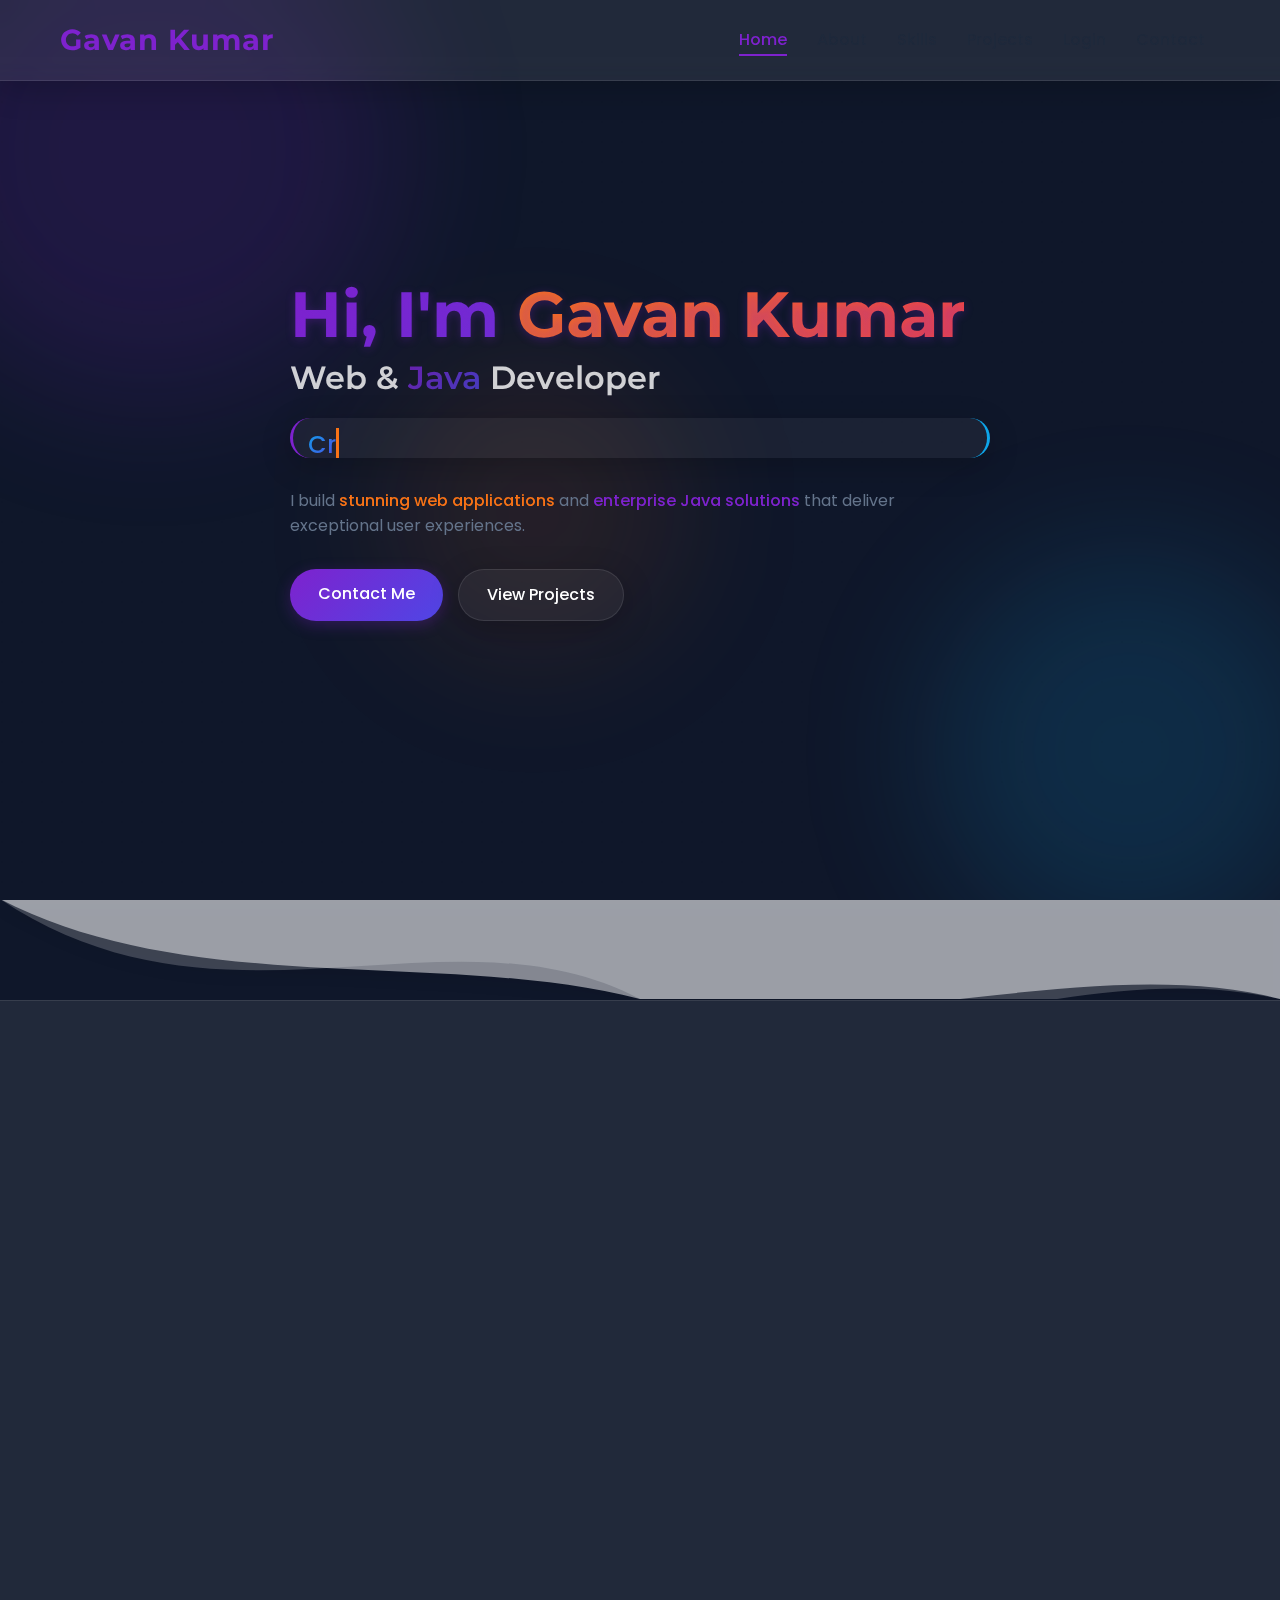
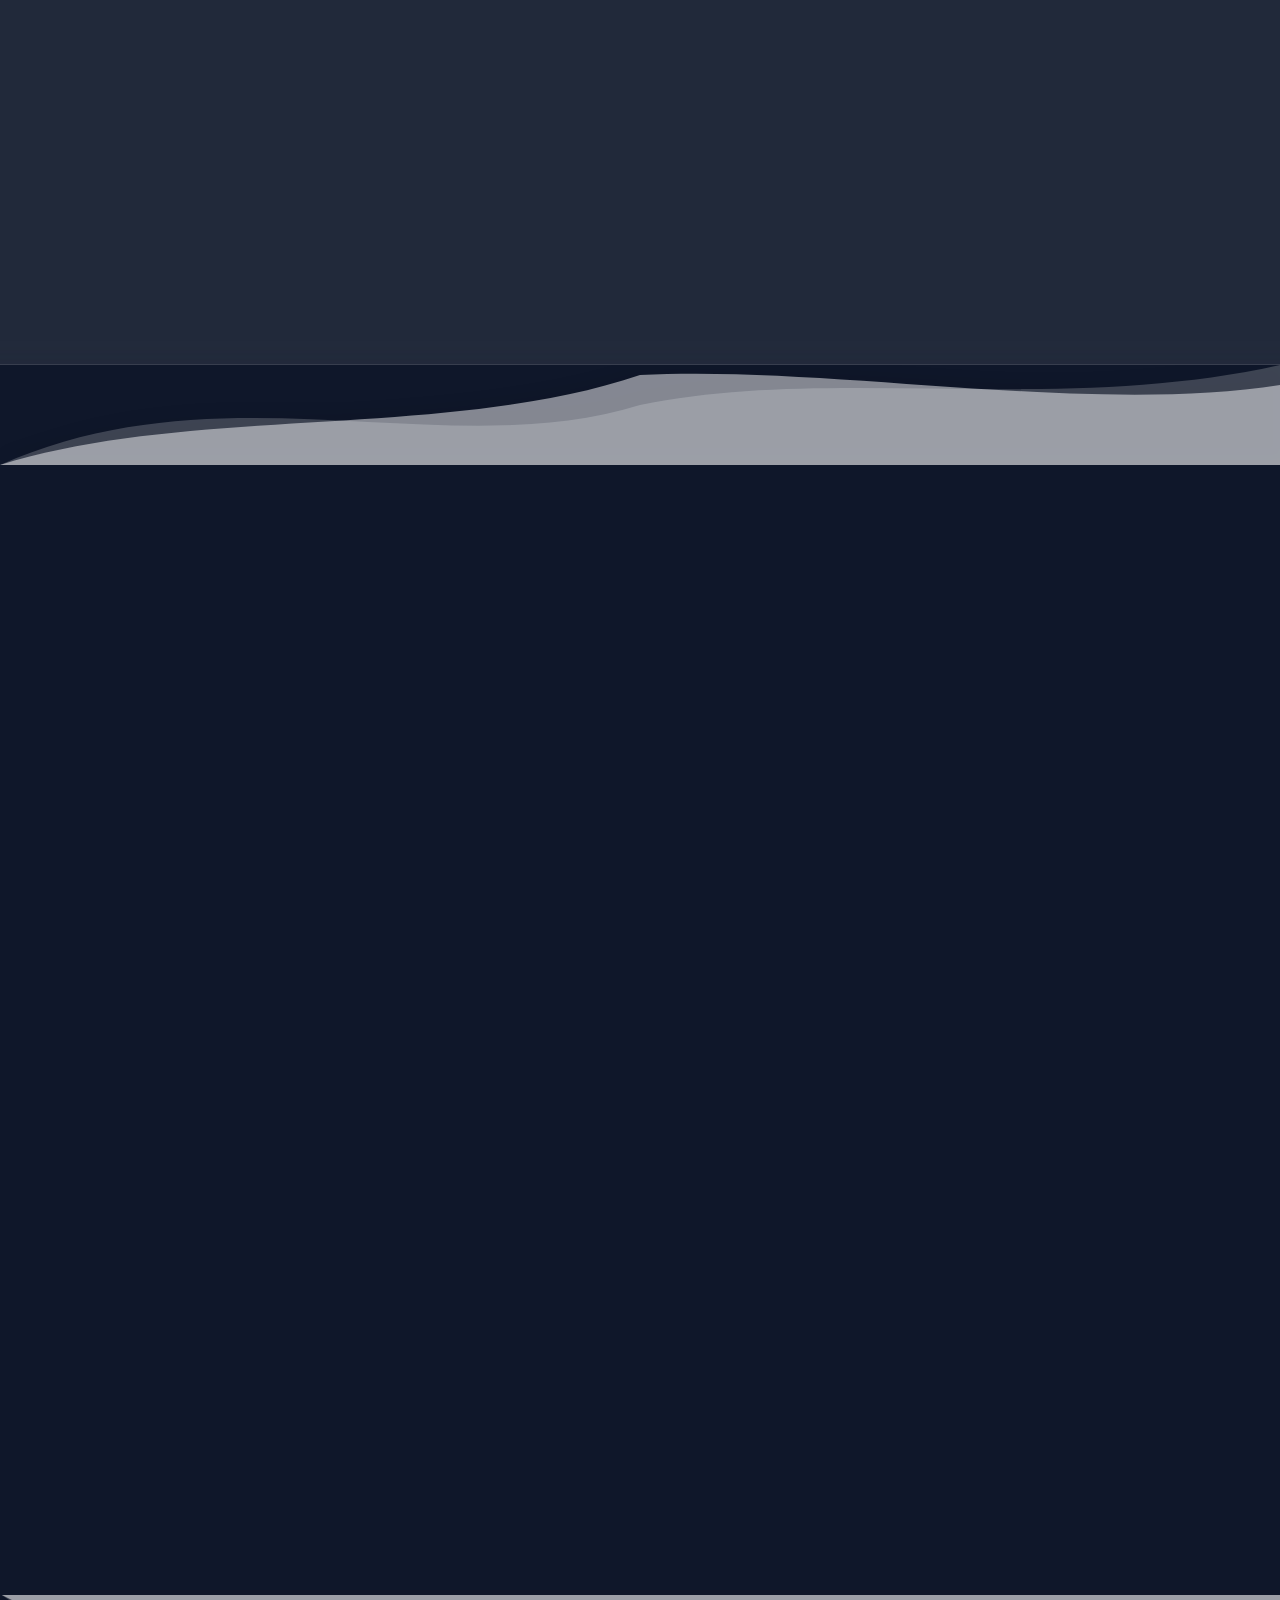
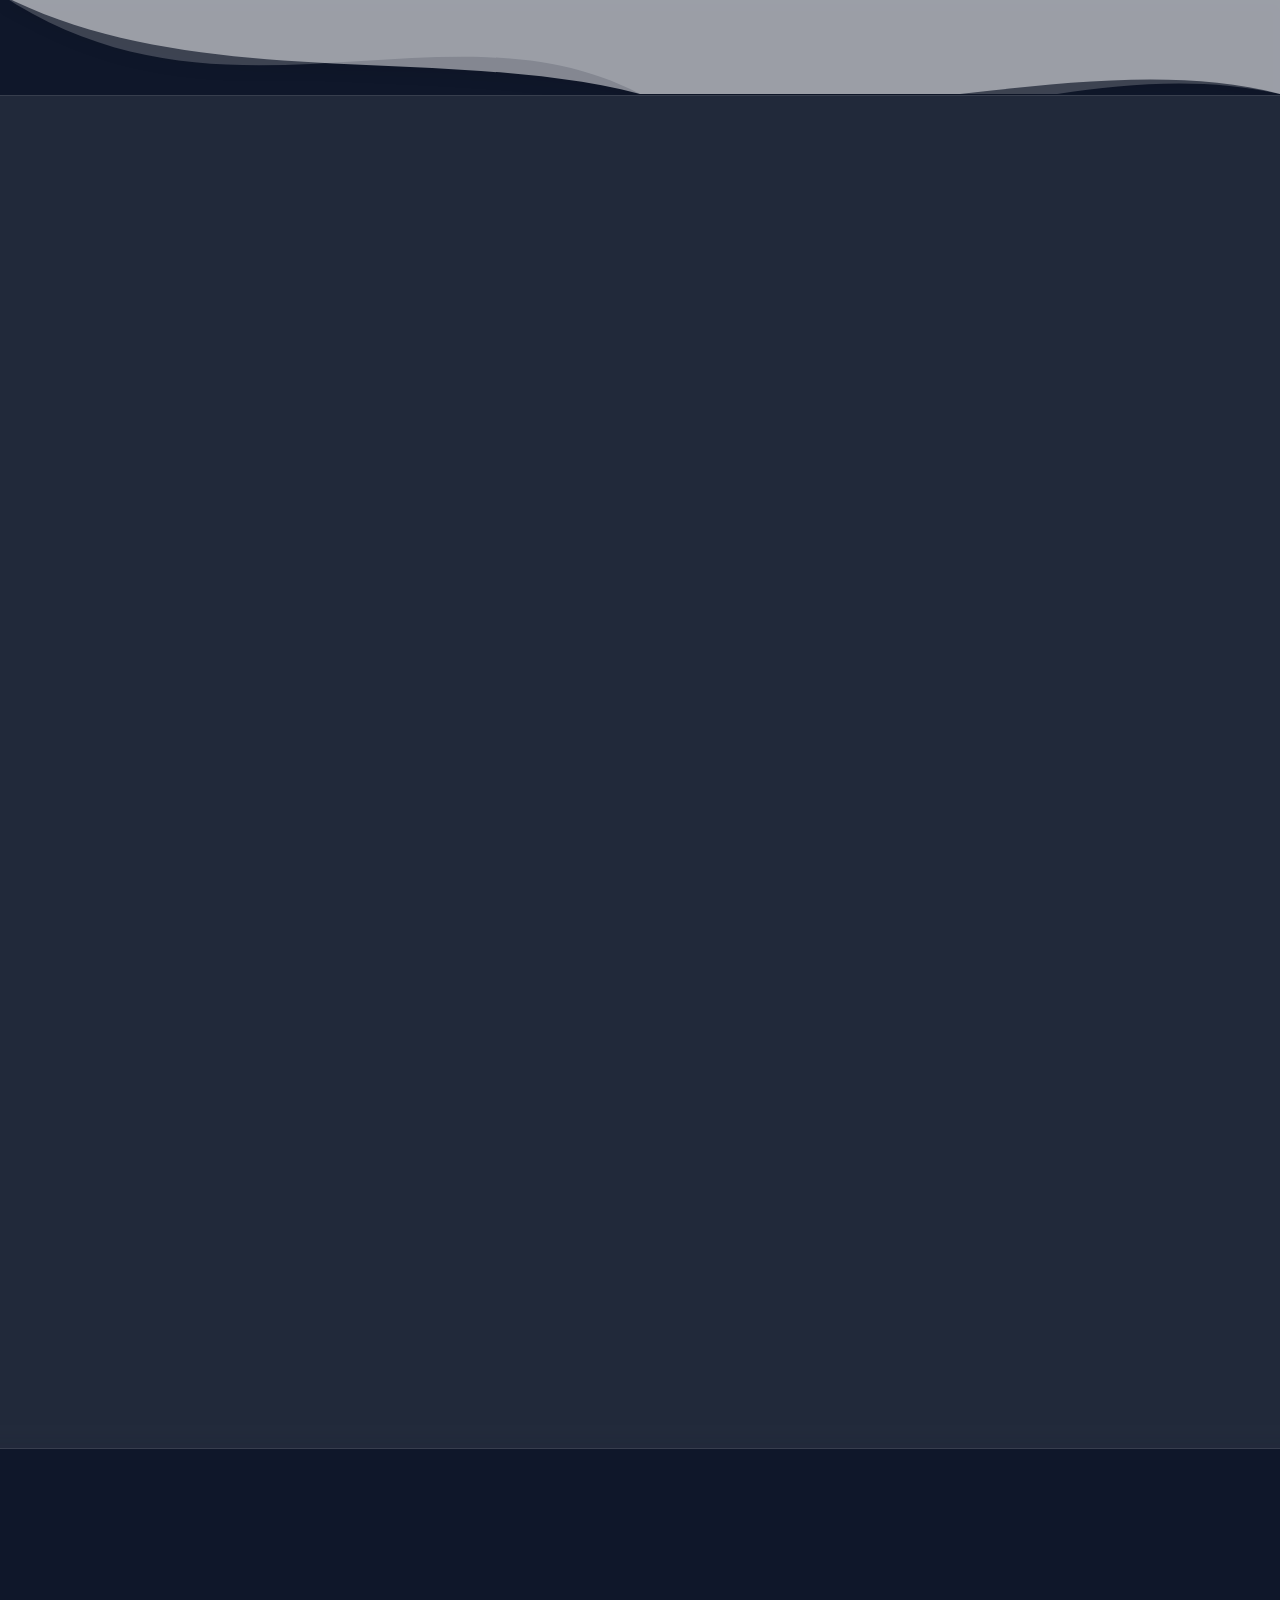
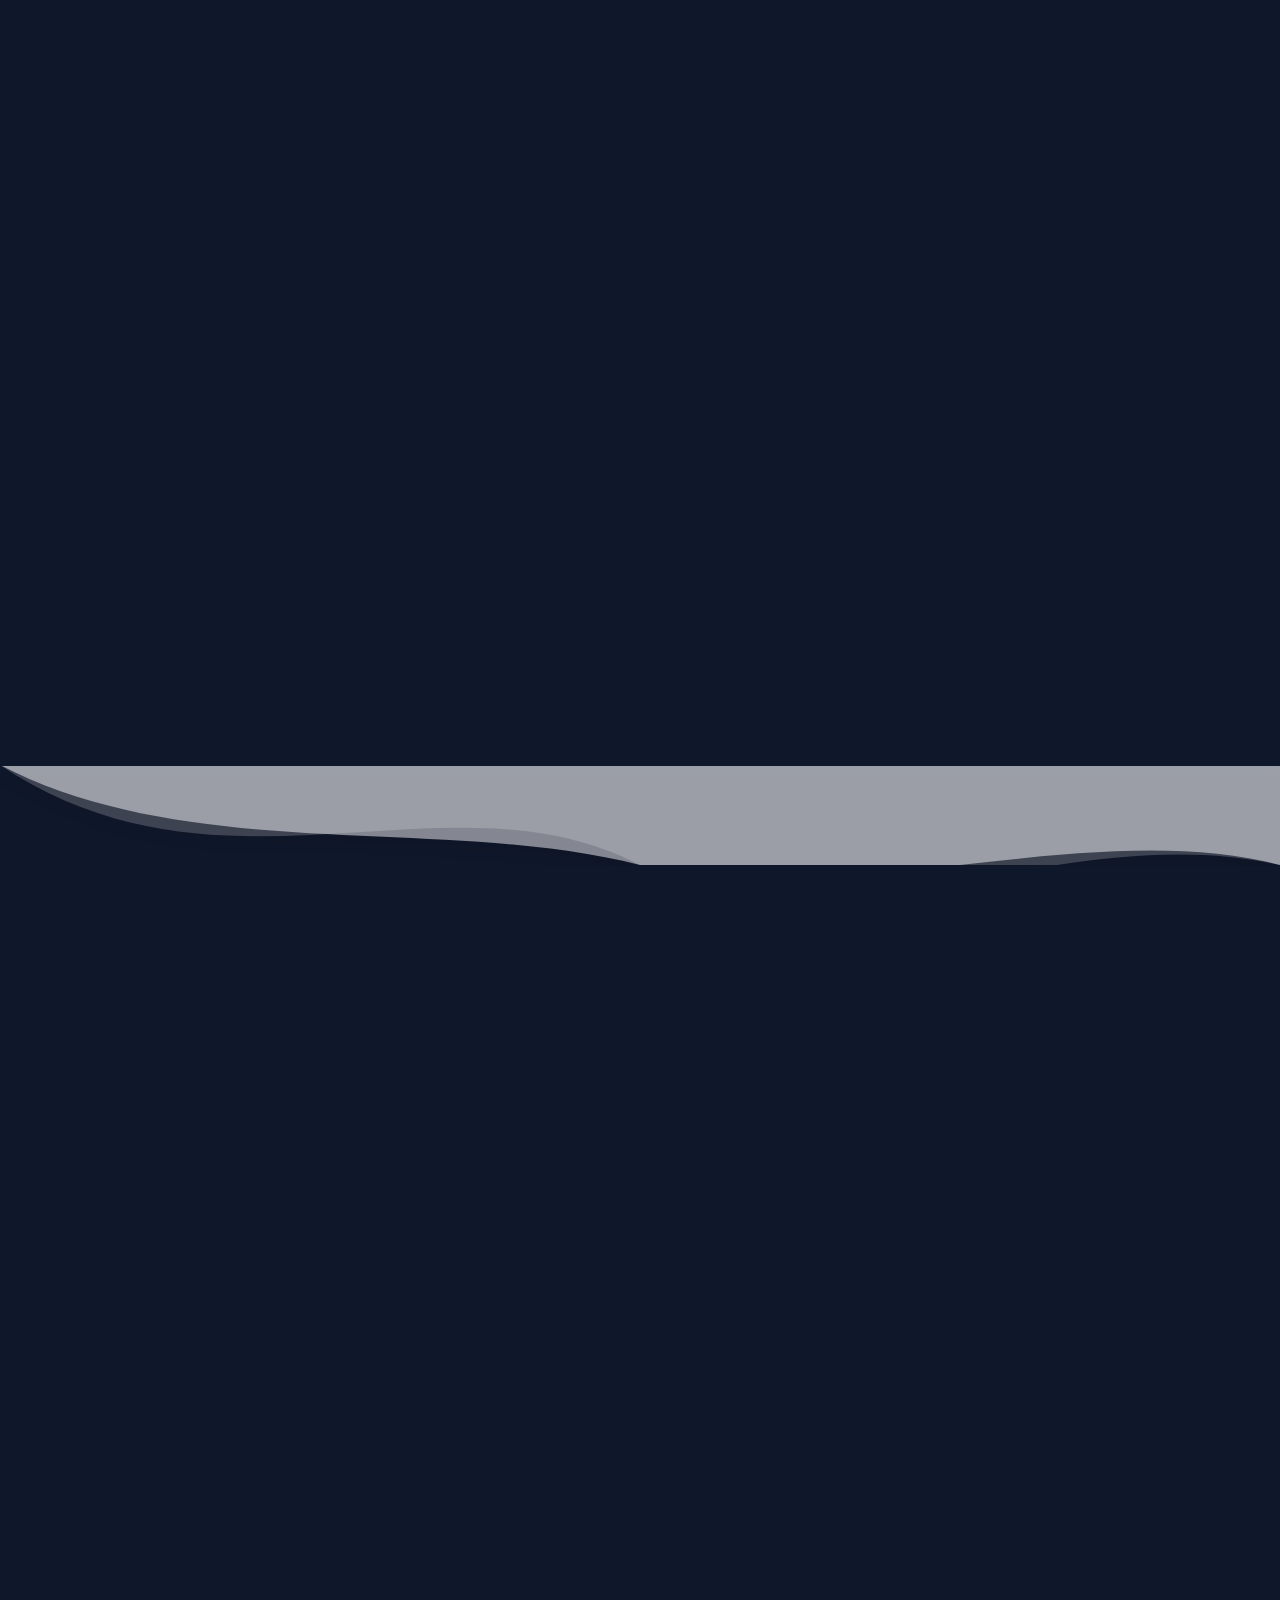
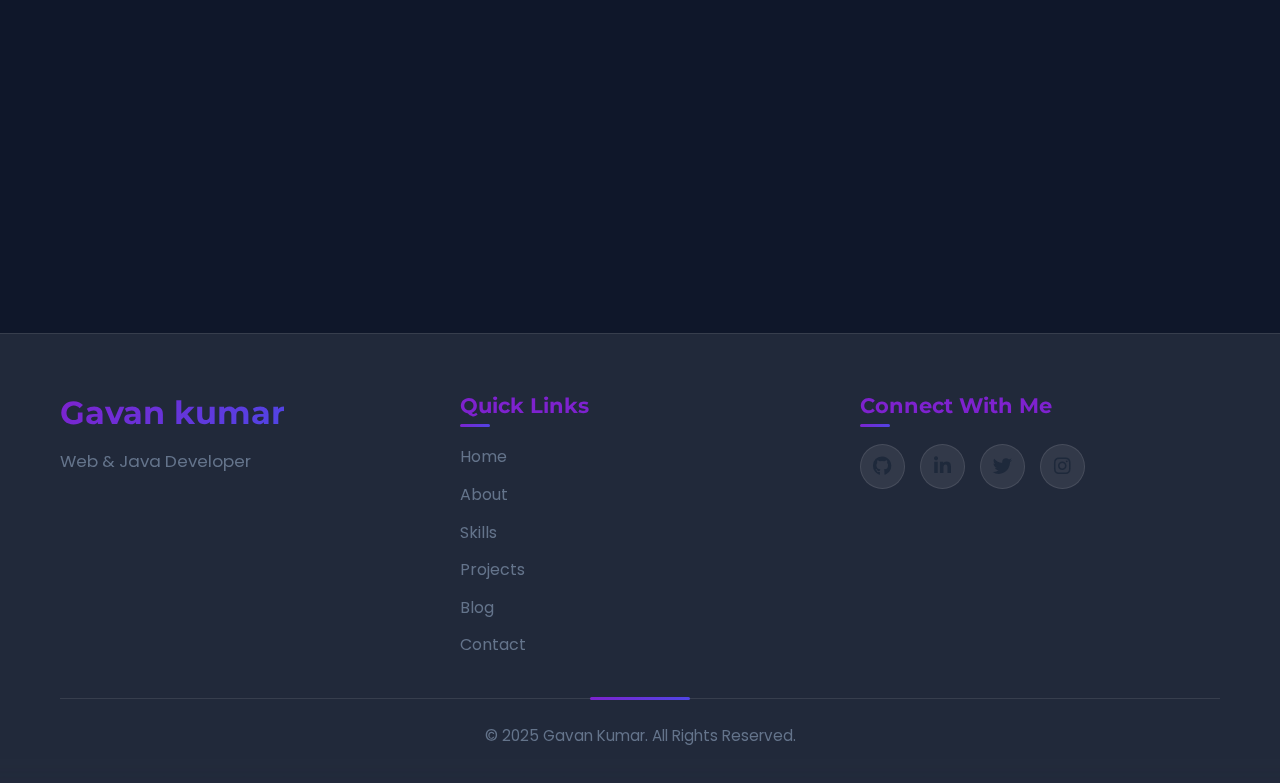
<file: index.html>
<!DOCTYPE html>
<html lang="en">
<head>
    <meta charset="UTF-8">
    <meta name="viewport" content="width=device-width, initial-scale=1.0">
    <title>Gavan Kumar | Web & Java Developer</title>
    
    <!-- Google Fonts -->
    <link rel="preconnect" href="https://fonts.googleapis.com">
    <link rel="preconnect" href="https://fonts.gstatic.com" crossorigin>
    <link href="https://fonts.googleapis.com/css2?family=Poppins:wght@300;400;500;600;700&family=Montserrat:wght@400;500;600;700&display=swap" rel="stylesheet">
    
    <!-- Font Awesome -->
    <link rel="stylesheet" href="https://cdnjs.cloudflare.com/ajax/libs/font-awesome/6.4.0/css/all.min.css">
    
    <!-- Custom CSS -->
    <link rel="stylesheet" href="css/style.css">
    <link rel="stylesheet" href="css/responsive.css">
</head>
<body>
    <!-- Background Elements -->
    <div class="background-wrapper">
        <div class="blur-circle circle-1"></div>
        <div class="blur-circle circle-2"></div>
        <div class="blur-circle circle-3"></div>
        <div class="dots-bg"></div>
    </div>

    <!-- Header -->
    <header>
        <div class="container">
            <div class="logo">
                <h2>Gavan Kumar</h2>
            </div>
            <nav>
                <ul class="nav-menu">
                    <li><a href="#home" class="nav-link active">Home</a></li>
                    <li><a href="#about" class="nav-link">About</a></li>
                    <li><a href="#skills" class="nav-link">Skills</a></li>
                    <li><a href="#projects" class="nav-link">Projects</a></li>
                    <li><a href="./pages/login.html" class="nav-link">Login</a></li>
                    <li><a href="#contact" class="nav-link">Contact</a></li>
                </ul>
                <div class="hamburger">
                    <span class="bar"></span>
                    <span class="bar"></span>
                    <span class="bar"></span>
                </div>
            </nav>
        </div>
    </header>

    <main>
        <!-- Home Section -->
        <section id="home" class="home-section">
            <div class="container">
                <div class="content-wrapper animate-on-scroll fade-in">
                    <div class="hero-text">
                        <h1>Hi, I'm <span class="highlight">Gavan Kumar</span></h1>
                        <h2>Web & <span class="text-gradient-primary">Java</span> Developer</h2>
                        <div class="typing-container">
                            <span class="typing-text">Creating smart apps & websites</span>
                        </div>
                        <p>I build <span class="text-accent">stunning web applications</span> and <span class="text-primary">enterprise Java solutions</span> that deliver exceptional user experiences.</p>
                        <div class="hero-buttons">
                            <a href="#contact" class="btn btn-primary">Contact Me</a>
                            <a href="#projects" class="btn btn-secondary">View Projects</a>
                        </div>
                    </div>
                </div>
            </div>
        </section>

        <!-- Section Separator - Wave Top -->
        <div class="section-separator">
            <img src="assets/wave-top.svg" alt="Wave Separator" class="wave-top">
        </div>
        
        <!-- About Section -->
        <section id="about" class="about-section">
            <div class="container">
                <div class="section-title animate-on-scroll fade-in">
                    <h2>About Me</h2>
                    <div class="underline"></div>
                </div>
                <div class="content-wrapper">
                    <div class="about-img animate-on-scroll slide-right">
                        <div class="img-container">
                            <!-- Replace with actual profile image URL -->
                            <div class="profile-placeholder">
                               <img src="./assets/profile.JPG" alt="">
                            </div>
                        </div>
                    </div>
                    <div class="about-text animate-on-scroll slide-left">
                        <h3 class="text-gradient-primary">Who am I?</h3>
                        <p>I'm a <span class="text-primary">Gavan Kumar </span>  – a passionate Java Developer and WordPress expert dedicated to crafting powerful digital solutions. I specialize in building dynamic, scalable, and user-friendly applications, whether it's a modern WordPress website, a Java desktop app, or a responsive web platform. <span class="text-accent">exceptional user experience</span>.</p>
                        
                        <p>With a strong foundation in  <span class="text-gradient-accent">JavaFX, Object-Oriented Programming</span> and backend logic, I create applications that are not only functional but also clean and efficient under the hood.   <span class="text-primary"> On the WordPress side, </span> I customize themes, develop plugins, and optimize sites for speed, SEO, and user experience.</p>

                        <p>Whether you're a startup, student, or business owner, I aim to deliver solutions that bring your ideas to life — <span class="text-primary"> with quality, clarity, and creativity. </span></p>
                        
                        <div class="about-details">
                            <div class="detail-item">
                                <span class="detail-title">Experience:</span>
                                <span class="detail-info">5+ Years</span>
                            </div>
                            <div class="detail-item">
                                <span class="detail-title">Projects:</span>
                                <span class="detail-info">50+ Completed</span>
                            </div>
                            <div class="detail-item">
                                <span class="detail-title">Education:</span>
                                <span class="detail-info">Computer Science, MSc</span>
                            </div>
                            <div class="detail-item">
                                <span class="detail-title">Location:</span>
                                <span class="detail-info">karachi, Pakistan</span>
                            </div>
                        </div>
                        
                        <div class="about-buttons">
                            <a href="#" class="btn btn-primary">Download CV</a>
                            <a href="#contact" class="btn btn-secondary">Get in Touch</a>
                        </div>
                    </div>
                </div>
            </div>
        </section>

        <!-- Section Separator - Wave Bottom -->
        <div class="section-separator">
            <img src="assets/wave-bottom.svg" alt="Wave Separator" class="wave-bottom">
        </div>
        
        <!-- Skills Section -->
        <section id="skills" class="skills-section">
            <div class="container">
                <div class="section-title animate-on-scroll fade-in">
                    <h2>My Skills</h2>
                    <div class="underline"></div>
                </div>
                <div class="skills-container">
                    <div class="skill-card animate-on-scroll fade-in" data-delay="0">
                        <div class="skill-icon">
                            <i class="fab fa-java"></i>
                        </div>
                        <h3>Java</h3>
                        <div class="skill-bar">
                            <div class="skill-progress" data-progress="90%"></div>
                        </div>
                        <p>Core Java, Spring Boot, JavaFX</p>
                    </div>
                    <div class="skill-card animate-on-scroll fade-in" data-delay="0.1">
                        <div class="skill-icon">
                            <i class="fab fa-html5"></i>
                        </div>
                        <h3>HTML</h3>
                        <div class="skill-bar">
                            <div class="skill-progress" data-progress="95%"></div>
                        </div>
                        <p>Semantic HTML, Accessibility</p>
                    </div>
                    <div class="skill-card animate-on-scroll fade-in" data-delay="0.2">
                        <div class="skill-icon">
                            <i class="fab fa-css3-alt"></i>
                        </div>
                        <h3>CSS</h3>
                        <div class="skill-bar">
                            <div class="skill-progress" data-progress="85%"></div>
                        </div>
                        <p>CSS3, Animation, Flexbox/Grid</p>
                    </div>
                    <div class="skill-card animate-on-scroll fade-in" data-delay="0.3">
                        <div class="skill-icon">
                            <i class="fab fa-js"></i>
                        </div>
                        <h3>JavaScript</h3>
                        <div class="skill-bar">
                            <div class="skill-progress" data-progress="80%"></div>
                        </div>
                        <p>ES6+, DOM Manipulation, Async/Await</p>
                    </div>
                    <div class="skill-card animate-on-scroll fade-in" data-delay="0.4">
                        <div class="skill-icon">
                            <i class="fab fa-react"></i>
                        </div>
                        <h3>JavaFX</h3>
                        <div class="skill-bar">
                            <div class="skill-progress" data-progress="75%"></div>
                        </div>
                        <p>FXML, Scene Builder, UI Design</p>
                    </div>
                    <div class="skill-card animate-on-scroll fade-in" data-delay="0.5">
                        <div class="skill-icon">
                            <i class="fab fa-wordpress"></i>
                        </div>
                        <h3>WordPress</h3>
                        <div class="skill-bar">
                            <div class="skill-progress" data-progress="70%"></div>
                        </div>
                        <p>Theme Development, Plugin Integration</p>
                    </div>
                    <div class="skill-card animate-on-scroll fade-in" data-delay="0.6">
                        <div class="skill-icon">
                            <i class="fas fa-database"></i>
                        </div>
                        <h3>DSA</h3>
                        <div class="skill-bar">
                            <div class="skill-progress" data-progress="85%"></div>
                        </div>
                        <p>Algorithms, Data Structures, Problem Solving</p>
                    </div>
                    <div class="skill-card animate-on-scroll fade-in" data-delay="0.7">
                        <div class="skill-icon">
                            <i class="fas fa-brain"></i>
                        </div>
                        <h3>AI Projects</h3>
                        <div class="skill-bar">
                            <div class="skill-progress" data-progress="65%"></div>
                        </div>
                        <p>Machine Learning, Natural Language Processing</p>
                    </div>
                </div>
            </div>
        </section>

        <!-- Section Separator - Wave Top -->
        <div class="section-separator">
            <img src="assets/wave-top.svg" alt="Wave Separator" class="wave-top">
        </div>
        
        <!-- Projects Section -->
        <section id="projects" class="projects-section">
            <div class="container">
                <div class="section-title animate-on-scroll fade-in">
                    <h2>My Projects</h2>
                    <div class="underline"></div>
                </div>
                <div class="filter-buttons animate-on-scroll fade-in">
                    <button class="filter-btn active" data-filter="all">All</button>
                    <button class="filter-btn" data-filter="web">Web</button>
                    <button class="filter-btn" data-filter="java">Java</button>
                    <button class="filter-btn" data-filter="ai">AI</button>
                </div>
                <div class="projects-grid">
                    <div class="project-card animate-on-scroll fade-in" data-category="web">
                        <div class="project-img">
                            <div class="project-placeholder">
                                <i class="fas fa-globe"></i>
                            </div>
                        </div>
                        <div class="project-info">
                            <h3>E-Commerce Platform</h3>
                            <p>A fully responsive e-commerce website built with HTML, CSS, and JavaScript.</p>
                            <div class="project-tags">
                                <span>HTML</span>
                                <span>CSS</span>
                                <span>JavaScript</span>
                            </div>
                            <div class="project-links">
                                <a href="#" class="btn btn-sm">Live Demo</a>
                                <a href="#" class="btn btn-sm btn-secondary">GitHub</a>
                            </div>
                        </div>
                    </div>
                    <div class="project-card animate-on-scroll fade-in" data-category="java">
                        <div class="project-img">
                            <div class="project-placeholder">
                                <i class="fab fa-java"></i>
                            </div>
                        </div>
                        <div class="project-info">
                            <h3>Inventory Management System</h3>
                            <p>A desktop application built with Java and JavaFX for managing inventory.</p>
                            <div class="project-tags">
                                <span>Java</span>
                                <span>JavaFX</span>
                                <span>MySQL</span>
                            </div>
                            <div class="project-links">
                                <a href="#" class="btn btn-sm">Demo Video</a>
                                <a href="#" class="btn btn-sm btn-secondary">GitHub</a>
                            </div>
                        </div>
                    </div>
                    <div class="project-card animate-on-scroll fade-in" data-category="ai">
                        <div class="project-img">
                            <div class="project-placeholder">
                                <i class="fas fa-brain"></i>
                            </div>
                        </div>
                        <div class="project-info">
                            <h3>Sentiment Analysis Tool</h3>
                            <p>An AI-based tool for analyzing sentiment in customer reviews and feedback.</p>
                            <div class="project-tags">
                                <span>Python</span>
                                <span>NLP</span>
                                <span>Machine Learning</span>
                            </div>
                            <div class="project-links">
                                <a href="#" class="btn btn-sm">Live Demo</a>
                                <a href="#" class="btn btn-sm btn-secondary">GitHub</a>
                            </div>
                        </div>
                    </div>
                    <div class="project-card animate-on-scroll fade-in" data-category="web">
                        <div class="project-img">
                            <div class="project-placeholder">
                                <i class="fas fa-tasks"></i>
                            </div>
                        </div>
                        <div class="project-info">
                            <h3>Task Management App</h3>
                            <p>A web application for managing tasks and projects with real-time updates.</p>
                            <div class="project-tags">
                                <span>HTML</span>
                                <span>CSS</span>
                                <span>JavaScript</span>
                            </div>
                            <div class="project-links">
                                <a href="#" class="btn btn-sm">Live Demo</a>
                                <a href="#" class="btn btn-sm btn-secondary">GitHub</a>
                            </div>
                        </div>
                    </div>
                    <div class="project-card animate-on-scroll fade-in" data-category="java">
                        <div class="project-img">
                            <div class="project-placeholder">
                                <i class="fas fa-chart-bar"></i>
                            </div>
                        </div>
                        <div class="project-info">
                            <h3>Financial Analysis Tool</h3>
                            <p>A Java application for analyzing financial data and generating reports.</p>
                            <div class="project-tags">
                                <span>Java</span>
                                <span>Spring Boot</span>
                                <span>PostgreSQL</span>
                            </div>
                            <div class="project-links">
                                <a href="#" class="btn btn-sm">Demo Video</a>
                                <a href="#" class="btn btn-sm btn-secondary">GitHub</a>
                            </div>
                        </div>
                    </div>
                    <div class="project-card animate-on-scroll fade-in" data-category="ai">
                        <div class="project-img">
                            <div class="project-placeholder">
                                <i class="fas fa-robot"></i>
                            </div>
                        </div>
                        <div class="project-info">
                            <h3>Chatbot Assistant</h3>
                            <p>An AI-powered chatbot assistant for providing customer support.</p>
                            <div class="project-tags">
                                <span>Python</span>
                                <span>NLP</span>
                                <span>TensorFlow</span>
                            </div>
                            <div class="project-links">
                                <a href="#" class="btn btn-sm">Live Demo</a>
                                <a href="#" class="btn btn-sm btn-secondary">GitHub</a>
                            </div>
                        </div>
                    </div>
                </div>
            </div>
        </section>

        <!-- Blog Section -->
        <section id="blog" class="blog-section">
            <div class="container">
                <div class="section-title animate-on-scroll fade-in">
                    <h2>Latest Blog Posts</h2>
                    <div class="underline"></div>
                </div>
                <div class="blog-grid">
                    <div class="blog-card animate-on-scroll fade-in">
                        <div class="blog-img">
                            <div class="blog-placeholder">
                                <i class="fas fa-code"></i>
                            </div>
                        </div>
                        <div class="blog-info">
                            <div class="blog-date">
                                <i class="far fa-calendar-alt"></i>
                                <span>June 15, 2023</span>
                            </div>
                            <h3>Modern JavaScript Features Every Developer Should Know</h3>
                            <p>Exploring the latest JavaScript features that can enhance your development workflow.</p>
                            <a href="#" class="read-more">Read More <i class="fas fa-arrow-right"></i></a>
                        </div>
                    </div>
                    <div class="blog-card animate-on-scroll fade-in">
                        <div class="blog-img">
                            <div class="blog-placeholder">
                                <i class="fas fa-mobile-alt"></i>
                            </div>
                        </div>
                        <div class="blog-info">
                            <div class="blog-date">
                                <i class="far fa-calendar-alt"></i>
                                <span>May 28, 2023</span>
                            </div>
                            <h3>Responsive Design Tips for Modern Websites</h3>
                            <p>Best practices and techniques for creating responsive websites that work on all devices.</p>
                            <a href="#" class="read-more">Read More <i class="fas fa-arrow-right"></i></a>
                        </div>
                    </div>
                    <div class="blog-card animate-on-scroll fade-in">
                        <div class="blog-img">
                            <div class="blog-placeholder">
                                <i class="fab fa-java"></i>
                            </div>
                        </div>
                        <div class="blog-info">
                            <div class="blog-date">
                                <i class="far fa-calendar-alt"></i>
                                <span>April 10, 2023</span>
                            </div>
                            <h3>Java 17: What's New and Exciting</h3>
                            <p>Exploring the new features and improvements in Java 17 and how they can benefit your projects.</p>
                            <a href="#" class="read-more">Read More <i class="fas fa-arrow-right"></i></a>
                        </div>
                    </div>
                </div>
                <div class="center-button animate-on-scroll fade-in">
                    <a href="#" class="btn btn-primary">View All Posts</a>
                </div>
            </div>
        </section>

        <!-- Section Separator - Wave Top -->
        <div class="section-separator">
            <img src="assets/wave-top.svg" alt="Wave Separator" class="wave-top">
        </div>

        <!-- Contact Section -->
        <section id="contact" class="contact-section">
            <div class="container">
                <div class="section-title animate-on-scroll fade-in">
                    <h2>Get In Touch</h2>
                    <div class="underline"></div>
                </div>
                <div class="contact-container">
                    <div class="contact-info animate-on-scroll slide-right">
                        <h3>Contact Information</h3>
                        <p>Feel free to reach out to me for any inquiries or collaboration opportunities. I'll get back to you as soon as possible.</p>
                        <div class="info-item">
                            <i class="fas fa-envelope"></i>
                            <span>wpgavan@gmail.com</span>
                        </div>
                        <div class="info-item">
                            <i class="fas fa-phone"></i>
                            <span>+923401345097</span>
                        </div>
                        <div class="info-item">
                            <i class="fas fa-map-marker-alt"></i>
                            <span>Karachi, Pakistan</span>
                        </div>
                        <div class="social-links">
                            <a href="https://github.com/gavanwp" target="_blank" class="social-link"><i class="fab fa-github"></i></a>
                        <a href="https://www.linkedin.com/in/gavanwp/" target="_blank" class="social-link"><i class="fab fa-linkedin-in"></i></a>
                        <a href="#" class="social-link"><i class="fab fa-twitter" target="_blank"></i></a>
                        <a href="https://www.instagram.com/gavan_kumar_" class="social-link" target="_blank"><i class="fab fa-instagram"></i></a>
                        </div>
                    </div>
                    <div class="contact-form animate-on-scroll slide-left">
                        <h3>Send Me a Message</h3>
                        <form action="https://formsubmit.co/your-email@example.com" method="POST">
                            <div class="form-group">
                                <label for="name">Name</label>
                                <input type="text" id="name" name="name" required>
                            </div>
                            <div class="form-group">
                                <label for="email">Email</label>
                                <input type="email" id="email" name="email" required>
                            </div>
                            <div class="form-group">
                                <label for="subject">Subject</label>
                                <input type="text" id="subject" name="subject" required>
                            </div>
                            <div class="form-group">
                                <label for="message">Message</label>
                                <textarea id="message" name="message" rows="5" required></textarea>
                            </div>
                            <button type="submit" class="btn btn-primary btn-submit">Send Message</button>
                        </form>
                    </div>
                </div>
            </div>
        </section>
    </main>

    <!-- Footer -->
    <footer>
        <div class="container">
            <div class="footer-content">
                <div class="footer-logo">
                    <h2>Gavan kumar</h2>
                    <p>Web & Java Developer</p>
                </div>
                <div class="footer-links">
                    <h3>Quick Links</h3>
                    <ul>
                        <li><a href="#home">Home</a></li>
                        <li><a href="#about">About</a></li>
                        <li><a href="#skills">Skills</a></li>
                        <li><a href="#projects">Projects</a></li>
                        <li><a href="#blog">Blog</a></li>
                        <li><a href="#contact">Contact</a></li>
                    </ul>
                </div>
                <div class="footer-social">
                    <h3>Connect With Me</h3>
                    <div class="social-links">
                        <a href="https://github.com/gavanwp" target="_blank" class="social-link"><i class="fab fa-github"></i></a>
                        <a href="https://www.linkedin.com/in/gavanwp/" target="_blank" class="social-link"><i class="fab fa-linkedin-in"></i></a>
                        <a href="#" class="social-link"><i class="fab fa-twitter" target="_blank"></i></a>
                        <a href="https://www.instagram.com/gavan_kumar_" class="social-link" target="_blank"><i class="fab fa-instagram"></i></a>
                    </div>
                </div>
            </div>
            <div class="footer-bottom">
                <p>&copy; 2025 Gavan Kumar. All Rights Reserved.</p>
            </div>
        </div>
    </footer>

    <!-- Back to Top Button -->
    <div class="back-to-top">
        <i class="fas fa-arrow-up"></i>
    </div>

    <!-- JavaScript -->
    <script src="js/main.js"></script>
    <script src="js/animations.js"></script>
</body>
</html>
</file>
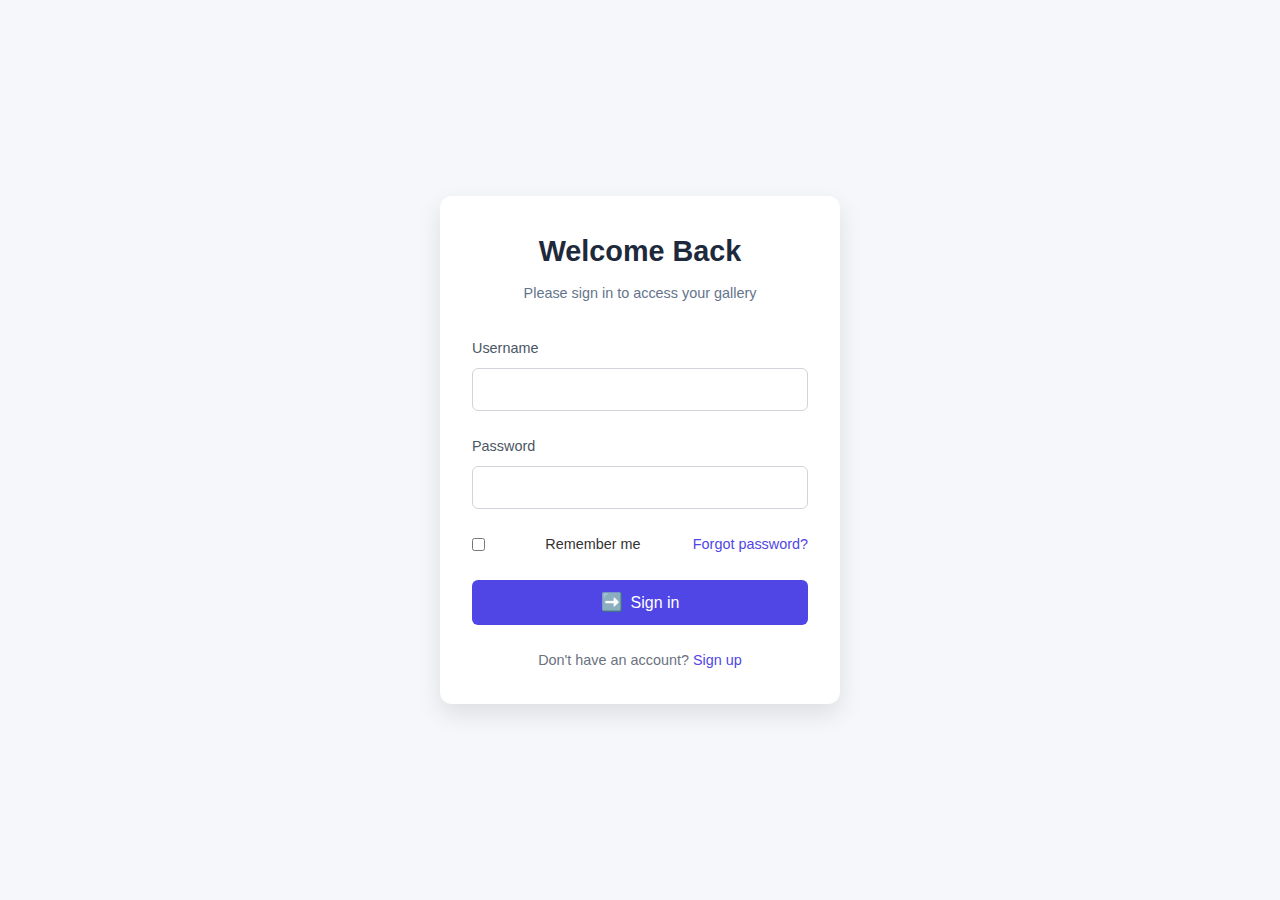
<file: pages/dashboard.html>
<!DOCTYPE html>
<html lang="en">
<head>
  <meta charset="UTF-8">
  <meta name="viewport" content="width=device-width, initial-scale=1.0">
  <title>Dashboard - Photo Gallery</title>
  <link rel="stylesheet" href="/css/login.css">
</head>
<body>
  <div class="dashboard-container">
    <header class="dashboard-header">
      <div class="header-content">
        <h1>Welcome, Shumii!</h1>
        <button id="logout-button" class="logout-button">
          <span class="logout-icon">←️</span>
          Logout
        </button>
      </div>
    </header>
    
    <main class="dashboard-main">
      <div class="gallery-header">
        <h2>Your Gallery</h2>
        <p>Explore your beautiful photo collection.</p>
      </div>
      
      <div id="photo-gallery" class="photo-gallery">
        <!-- Photos will be loaded here dynamically with JavaScript -->
        <div class="loading-indicator">
          <div class="spinner"></div>
          <p>Loading your photos...</p>
        </div>
      </div>
      
      <div class="gallery-actions">
        <button class="add-photo-button">
          <span class="add-icon">+</span>
          Add New Photos
        </button>
      </div>
    </main>
    
    <footer class="dashboard-footer">
      <p>&copy; <span id="current-year"></span> Shumii's Gallery. All rights reserved.</p>
    </footer>
  </div>
  
  <script src="/js/dashboard.js"></script>
</body>
</html>
</file>
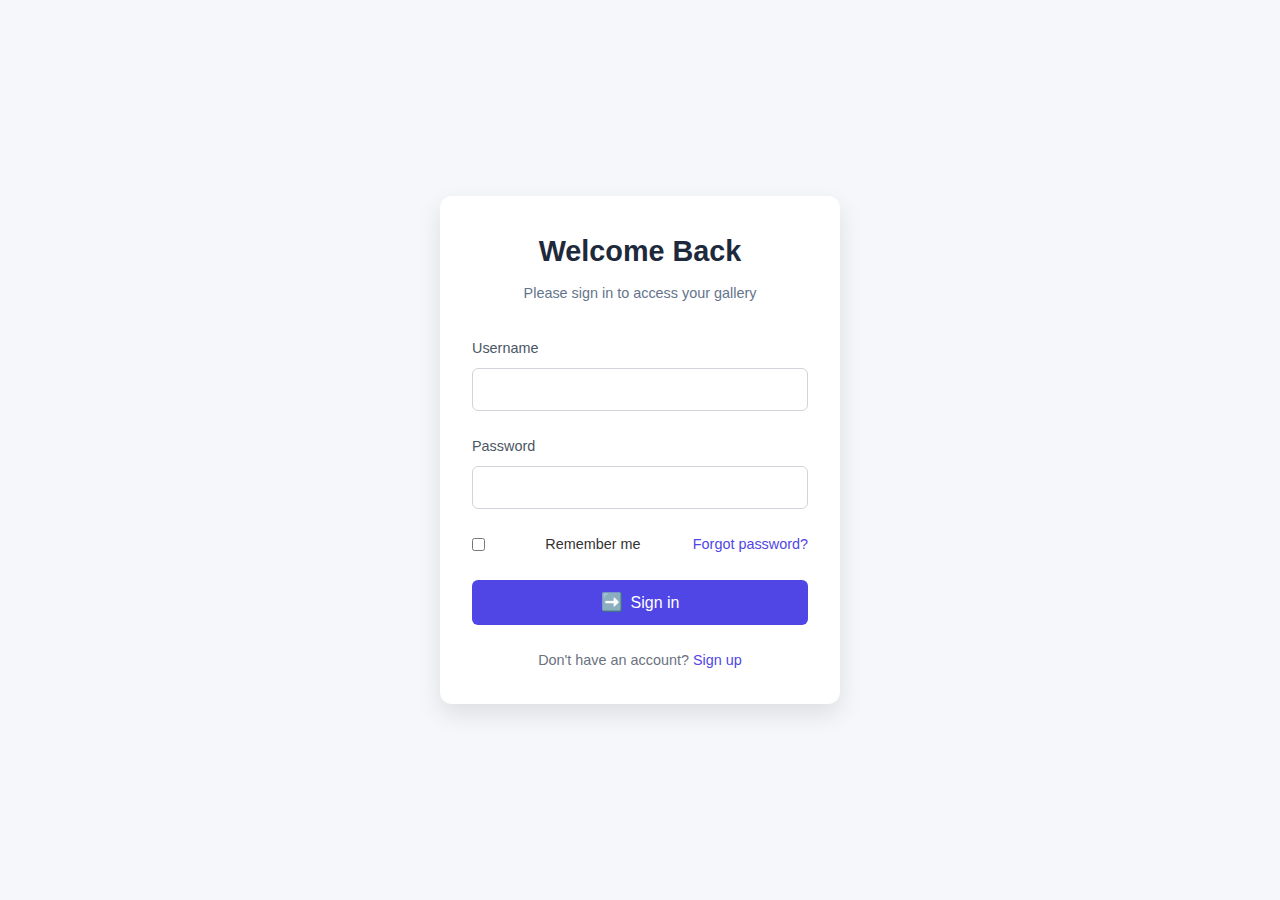
<file: pages/login.html>
<!DOCTYPE html>
<html lang="en">
<head>
  <meta charset="UTF-8">
  <meta name="viewport" content="width=device-width, initial-scale=1.0">
  <title>Login - Photo Gallery</title>
  <link rel="stylesheet" href="/css/login.css">
</head>
<body>
  <div class="container">
    <div class="login-card">
      <div class="login-header">
        <h1>Welcome Back</h1>
        <p>Please sign in to access your gallery</p>
      </div>
      
      <div id="error-message" class="error-message hidden">
        <p>Invalid username or password. Please try again.</p>
      </div>
      
      <form id="login-form" class="login-form">
        <div class="form-group">
          <label for="username">Username</label>
          <input type="text" id="username" name="username" required>
        </div>
        
        <div class="form-group">
          <label for="password">Password</label>
          <input type="password" id="password" name="password" required>
        </div>
        
        <div class="form-check">
          <input type="checkbox" id="remember-me" name="remember-me">
          <label for="remember-me">Remember me</label>
          
          <a href="#" class="forgot-password">Forgot password?</a>
        </div>
        
        <button type="submit" class="login-button">
          <span class="login-icon">➡️</span>
          Sign in
        </button>
      </form>
      
      <div class="login-footer">
        <p>Don't have an account? <a href="#">Sign up</a></p>
      </div>
    </div>
  </div>
  
  <script src="/js/login.js"></script>
</body>
</html>
</file>
<file: css/style.css>
/*
* Portfolio Website
* Glassmorphism Design with Animations
* Author: John Doe
*/

/* 
======================
 Base Styles
====================== 
*/
:root {
    /* Color scheme - Updated with vibrant colors */
    --primary-color: #7e22ce; /* Vibrant purple */
    --secondary-color: #0ea5e9; /* Bright blue */
    --accent-color: #f97316; /* Orange accent */
    --success-color: #10b981; /* Green success */
    --warning-color: #f59e0b; /* Amber warning */
    --text-color: #1e293b;
    --text-light: #64748b;
    --bg-color: #0f172a; /* Dark background */
    --bg-lighter: #1e293b; /* Lighter background */
    --card-bg: rgba(255, 255, 255, 0.15);
    --border-color: rgba(255, 255, 255, 0.125);
    --shadow-color: rgba(0, 0, 0, 0.15);
    
    /* Glass effect - Enhanced */
    --glass-bg: rgba(255, 255, 255, 0.08);
    --glass-border: rgba(255, 255, 255, 0.1);
    --glass-shadow: 0 8px 32px rgba(0, 0, 0, 0.2);
    
    /* Gradient Effects */
    --gradient-primary: linear-gradient(135deg, #7e22ce, #4f46e5);
    --gradient-secondary: linear-gradient(135deg, #0ea5e9, #4f46e5);
    --gradient-accent: linear-gradient(135deg, #f97316, #ef4444);
    --gradient-dark: linear-gradient(135deg, #0f172a, #1e293b);
    
    /* Typography */
    --body-font: 'Poppins', sans-serif;
    --heading-font: 'Montserrat', sans-serif;
    
    /* Layout */
    --container-width: 1200px;
    --header-height: 80px;
    --section-padding: 100px 0;
    --card-padding: 25px;
    --border-radius: 15px;
    --transition: all 0.3s ease;
    --transition-slow: all 0.5s ease;
    --transition-bounce: all 0.5s cubic-bezier(0.68, -0.55, 0.27, 1.55);
}

* {
    margin: 0;
    padding: 0;
    box-sizing: border-box;
}

html {
    scroll-behavior: smooth;
}

body {
    font-family: var(--body-font);
    color: var(--text-color);
    background-color: var(--bg-color);
    line-height: 1.6;
    overflow-x: hidden;
    position: relative;
}

h1, h2, h3, h4, h5, h6 {
    font-family: var(--heading-font);
    font-weight: 700;
    line-height: 1.2;
    margin-bottom: 15px;
    color: var(--text-color);
}

h1 {
    font-size: 4rem;
}

h2 {
    font-size: 2.5rem;
}

h3 {
    font-size: 1.75rem;
}

p {
    margin-bottom: 15px;
    color: var(--text-light);
}

a {
    text-decoration: none;
    color: var(--primary-color);
    transition: var(--transition);
}

a:hover {
    color: var(--secondary-color);
}

ul {
    list-style: none;
}

img {
    max-width: 100%;
    height: auto;
}

.container {
    max-width: var(--container-width);
    margin: 0 auto;
    padding: 0 20px;
}

.highlight {
    color: var(--primary-color);
}

/* 
======================
 Background Elements
====================== 
*/
.background-wrapper {
    position: fixed;
    top: 0;
    left: 0;
    right: 0;
    bottom: 0;
    z-index: -1;
    overflow: hidden;
}

.blur-circle {
    position: absolute;
    border-radius: 50%;
    filter: blur(70px);
    opacity: 0.5;
}

.circle-1 {
    top: -100px;
    left: -100px;
    width: 500px;
    height: 500px;
    background: rgba(126, 34, 206, 0.3); /* Matches primary color */
    animation: float 20s infinite ease-in-out;
}

.circle-2 {
    bottom: -50px;
    right: -50px;
    width: 400px;
    height: 400px;
    background: rgba(14, 165, 233, 0.3); /* Matches secondary color */
    animation: float 15s infinite ease-in-out reverse;
}

.circle-3 {
    top: 40%;
    left: 30%;
    width: 300px;
    height: 300px;
    background: rgba(249, 115, 22, 0.2); /* Matches accent color */
    animation: float 25s infinite ease-in-out;
}

.dots-bg {
    position: absolute;
    top: 0;
    left: 0;
    width: 100%;
    height: 100%;
    background-image: url('../assets/dots-pattern.svg');
    background-repeat: repeat;
    opacity: 0.1;
}

@keyframes float {
    0% {
        transform: translate(0, 0);
    }
    50% {
        transform: translate(30px, 20px);
    }
    100% {
        transform: translate(0, 0);
    }
}

/* 
======================
 Header Styles
====================== 
*/
header {
    position: fixed;
    top: 0;
    left: 0;
    width: 100%;
    z-index: 1000;
    backdrop-filter: blur(10px);
    background: var(--glass-bg);
    border-bottom: 1px solid var(--glass-border);
    box-shadow: var(--glass-shadow);
    transition: var(--transition);
}

header .container {
    display: flex;
    justify-content: space-between;
    align-items: center;
    height: var(--header-height);
}

.logo h2 {
    margin: 0;
    font-size: 1.8rem;
    font-weight: 700;
    color: var(--primary-color);
    letter-spacing: 1px;
}

.nav-menu {
    display: flex;
    align-items: center;
}

.nav-menu li {
    margin: 0 15px;
}

.nav-link {
    color: var(--text-color);
    font-weight: 500;
    font-size: 1rem;
    position: relative;
}

.nav-link:hover,
.nav-link.active {
    color: var(--primary-color);
}

.nav-link::after {
    content: '';
    position: absolute;
    left: 0;
    bottom: -5px;
    width: 0;
    height: 2px;
    background-color: var(--primary-color);
    transition: var(--transition);
}

.nav-link:hover::after,
.nav-link.active::after {
    width: 100%;
}

.hamburger {
    display: none;
    cursor: pointer;
}

.bar {
    display: block;
    width: 25px;
    height: 3px;
    margin: 5px auto;
    transition: var(--transition);
    background-color: var(--text-color);
}

/* 
======================
 Button Styles
====================== 
*/
.btn {
    display: inline-block;
    padding: 12px 28px;
    border-radius: 50px;
    font-weight: 500;
    text-align: center;
    cursor: pointer;
    transition: var(--transition-bounce);
    border: none;
    outline: none;
    font-family: var(--body-font);
    font-size: 1rem;
    position: relative;
    overflow: hidden;
    z-index: 1;
}

.btn::before {
    content: '';
    position: absolute;
    top: 0;
    left: 0;
    width: 100%;
    height: 100%;
    background: rgba(255, 255, 255, 0.1);
    z-index: -1;
    transform: translateY(100%);
    transition: transform 0.6s cubic-bezier(0.65, 0, 0.35, 1);
}

.btn:hover::before {
    transform: translateY(0);
}

.btn-primary {
    background: var(--gradient-primary);
    color: white;
    box-shadow: 0 4px 15px rgba(126, 34, 206, 0.3);
}

.btn-secondary {
    background: rgba(255, 255, 255, 0.05);
    border: 1px solid var(--glass-border);
    color: #fff;
    backdrop-filter: blur(5px);
    box-shadow: var(--glass-shadow);
}

.btn-primary:hover {
    box-shadow: 0 7px 25px rgba(126, 34, 206, 0.5);
    transform: translateY(-5px);
    color: white;
}

.btn-primary::after {
    content: '';
    position: absolute;
    width: 20px;
    height: 100%;
    top: 0;
    left: -100px;
    background: linear-gradient(90deg, transparent, rgba(255, 255, 255, 0.3), transparent);
    transform: skewX(-25deg);
    transition: all 0.6s ease;
}

.btn-primary:hover::after {
    left: calc(100% + 100px);
    transition: 0.9s ease-in-out;
}

.btn-secondary:hover {
    background: rgba(255, 255, 255, 0.1);
    transform: translateY(-5px);
    color: #fff;
    border-color: var(--secondary-color);
}

.btn-sm {
    padding: 8px 18px;
    font-size: 0.9rem;
    transition: var(--transition);
}

.btn-sm:hover {
    transform: translateY(-3px);
    filter: brightness(1.1);
}

/* 
======================
 Section Styles
====================== 
*/
section {
    padding: var(--section-padding);
    position: relative;
}

.section-title {
    text-align: center;
    margin-bottom: 50px;
    position: relative;
    z-index: 2;
}

.section-title h2 {
    display: inline-block;
    position: relative;
    margin-bottom: 10px;
    color: #fff;
    text-shadow: 0 0 10px rgba(0, 0, 0, 0.2);
    font-weight: 700;
    letter-spacing: 1px;
}

.section-title h2::before {
    content: '';
    position: absolute;
    width: 100%;
    height: 10px;
    bottom: -12px;
    left: 0;
    background: var(--gradient-primary);
    transform: scaleX(0);
    transform-origin: right;
    transition: transform 0.5s ease;
    border-radius: 5px;
    opacity: 0.7;
    z-index: -1;
}

.section-title:hover h2::before {
    transform: scaleX(1);
    transform-origin: left;
}

.underline {
    width: 80px;
    height: 4px;
    background: var(--gradient-primary);
    margin: 0 auto;
    border-radius: 10px;
    position: relative;
    overflow: hidden;
}

.underline::after {
    content: '';
    position: absolute;
    top: 0;
    left: -100%;
    width: 100%;
    height: 100%;
    background: linear-gradient(90deg, transparent, rgba(255, 255, 255, 0.4), transparent);
    animation: shine 2s infinite;
}

@keyframes shine {
    to {
        left: 100%;
    }
}

.content-wrapper {
    display: flex;
    justify-content: space-between;
    align-items: center;
    flex-wrap: wrap;
}

/* Section separators */
.section-separator {
    position: relative;
    width: 100%;
    height: 100px;
    overflow: hidden;
    margin: 0;
    padding: 0;
    z-index: 1;
}

.section-separator img {
    width: 100%;
    height: 100%;
    display: block;
}

.wave-top {
    margin-top: -1px;
    filter: drop-shadow(0px 10px 5px rgba(0, 0, 0, 0.1));
}

.wave-bottom {
    margin-bottom: -1px;
    filter: drop-shadow(0px -10px 5px rgba(0, 0, 0, 0.1));
}

/* 
======================
 Home Section
====================== 
*/
.home-section {
    min-height: 100vh;
    display: flex;
    align-items: center;
    padding-top: 100px;
}

.hero-text {
    max-width: 700px;
}

.hero-text h1 {
    margin-bottom: 10px;
    line-height: 1.1;
    background: var(--gradient-primary);
    -webkit-background-clip: text;
    background-clip: text;
    color: transparent;
    text-shadow: 0px 2px 10px rgba(126, 34, 206, 0.3);
    position: relative;
    animation: pop-in 1s ease-out;
}

.hero-text h1 .highlight {
    background: var(--gradient-accent);
    -webkit-background-clip: text;
    background-clip: text;
    color: transparent;
    position: relative;
    display: inline-block;
}

.hero-text h1 .highlight::after {
    content: '';
    position: absolute;
    bottom: 0;
    left: 0;
    width: 100%;
    height: 4px;
    background: var(--gradient-accent);
    border-radius: 4px;
    transform: scaleX(0);
    transform-origin: right;
    transition: transform 0.5s ease;
}

.hero-text h1:hover .highlight::after {
    transform: scaleX(1);
    transform-origin: left;
}

.hero-text h2 {
    font-size: 2rem;
    margin-bottom: 20px;
    font-weight: 600;
    color: #fff;
    opacity: 0.8;
    animation: slide-up 1s ease-out 0.2s both;
}

.typing-container {
    height: 40px;
    margin-bottom: 30px;
    overflow: hidden;
    background: rgba(255, 255, 255, 0.05);
    padding: 8px 15px;
    border-radius: 30px;
    border-left: 3px solid var(--primary-color);
    border-right: 3px solid var(--secondary-color);
    box-shadow: var(--glass-shadow);
    animation: slide-up 1s ease-out 0.4s both;
}

.typing-text {
    font-size: 1.5rem;
    font-weight: 500;
    background: var(--gradient-secondary);
    -webkit-background-clip: text;
    background-clip: text;
    color: transparent;
    border-right: 3px solid var(--accent-color);
    white-space: nowrap;
    overflow: hidden;
    animation: typing 3.5s steps(40, end) infinite, blink-caret 0.75s step-end infinite, glow 2s ease-in-out infinite alternate;
}

@keyframes typing {
    0% { width: 0 }
    70% { width: 100% }
    90% { width: 100% }
    100% { width: 0 }
}

@keyframes blink-caret {
    from, to { border-color: transparent }
    50% { border-color: var(--accent-color) }
}

@keyframes glow {
    from { text-shadow: 0 0 5px rgba(14, 165, 233, 0.2), 0 0 10px rgba(14, 165, 233, 0.1); }
    to { text-shadow: 0 0 10px rgba(14, 165, 233, 0.3), 0 0 20px rgba(14, 165, 233, 0.2); }
}

@keyframes pop-in {
    0% { 
        opacity: 0;
        transform: translateY(-20px) scale(0.8);
    }
    40% {
        transform: translateY(0) scale(1.1);
    }
    60% {
        transform: scale(0.98);
    }
    100% {
        opacity: 1;
        transform: scale(1);
    }
}

@keyframes slide-up {
    0% { 
        opacity: 0;
        transform: translateY(30px);
    }
    100% {
        opacity: 1;
        transform: translateY(0);
    }
}

.hero-buttons {
    display: flex;
    gap: 15px;
    margin-top: 30px;
}

/* 
======================
 About Section
====================== 
*/
.about-section {
    background: var(--glass-bg);
    backdrop-filter: blur(10px);
    border-top: 1px solid var(--glass-border);
    border-bottom: 1px solid var(--glass-border);
}

.about-img {
    flex: 1;
    padding-right: 30px;
}

.img-container {
    width: 350px;
    height: 350px;
    overflow: hidden;
    border-radius: 20px;
    box-shadow: var(--glass-shadow);
    position: relative;
    background: var(--glass-bg);
    border: 1px solid var(--glass-border);
    padding: 10px;
    transition: var(--transition);
}

.img-container:hover {
    transform: scale(1.03);
}

.profile-placeholder {
    width: 100%;
    height: 100%;
    display: flex;
    align-items: center;
    justify-content: center;
    background: linear-gradient(45deg, rgba(142, 68, 173, 0.1), rgba(52, 152, 219, 0.1));
    border-radius: 15px;
}

.profile-placeholder i {
    font-size: 6rem;
    color: rgba(0, 0, 0, 0.1);
}

.about-text {
    flex: 1;
}

.about-text h3 {
    color: var(--primary-color);
    font-size: 1.8rem;
    margin-bottom: 20px;
}

.about-details {
    display: grid;
    grid-template-columns: repeat(2, 1fr);
    gap: 20px;
    margin: 30px 0;
}

.detail-item {
    display: flex;
    flex-direction: column;
}

.detail-title {
    font-weight: 600;
    color: var(--text-color);
}

.detail-info {
    color: var(--text-light);
}

.about-buttons {
    margin-top: 30px;
    display: flex;
    gap: 15px;
}

/* 
======================
 Skills Section
====================== 
*/
.skills-container {
    display: grid;
    grid-template-columns: repeat(auto-fill, minmax(280px, 1fr));
    gap: 30px;
}

.skill-card {
    padding: var(--card-padding);
    border-radius: var(--border-radius);
    background: var(--glass-bg);
    backdrop-filter: blur(10px);
    border: 1px solid var(--glass-border);
    box-shadow: var(--glass-shadow);
    transition: var(--transition-bounce);
    display: flex;
    flex-direction: column;
    align-items: center;
    position: relative;
    overflow: hidden;
    z-index: 1;
}

.skill-card::before {
    content: '';
    position: absolute;
    top: 0;
    left: 0;
    width: 100%;
    height: 5px;
    background: var(--gradient-primary);
    transform: scaleX(0);
    transform-origin: left;
    transition: transform 0.5s ease;
    z-index: 1;
}

.skill-card:hover::before {
    transform: scaleX(1);
}

.skill-card::after {
    content: '';
    position: absolute;
    bottom: 0;
    left: 0;
    width: 100%;
    height: 100%;
    background: linear-gradient(to top, rgba(126, 34, 206, 0.03), transparent 50%);
    opacity: 0;
    transition: opacity 0.5s ease;
    z-index: -1;
}

.skill-card:hover {
    transform: translateY(-15px) scale(1.03);
    box-shadow: 0 20px 40px rgba(0, 0, 0, 0.2);
}

.skill-card:hover::after {
    opacity: 1;
}

.skill-icon {
    width: 70px;
    height: 70px;
    display: flex;
    align-items: center;
    justify-content: center;
    border-radius: 50%;
    background: var(--gradient-primary);
    color: white;
    font-size: 1.8rem;
    margin-bottom: 20px;
    position: relative;
    transition: var(--transition-bounce);
    box-shadow: 0 10px 20px rgba(126, 34, 206, 0.3);
}

.skill-card:hover .skill-icon {
    transform: scale(1.1) rotate(5deg);
}

.skill-card h3 {
    font-size: 1.3rem;
    text-align: center;
    margin-bottom: 15px;
    background: var(--gradient-primary);
    -webkit-background-clip: text;
    background-clip: text;
    color: transparent;
    font-weight: 600;
}

.skill-bar {
    width: 100%;
    height: 10px;
    background: rgba(30, 41, 59, 0.2);
    border-radius: 10px;
    margin-bottom: 15px;
    overflow: hidden;
    position: relative;
    box-shadow: inset 0 1px 3px rgba(0, 0, 0, 0.2);
}

.skill-progress {
    height: 100%;
    background: var(--gradient-secondary);
    width: 0;
    border-radius: 10px;
    transition: width 1.5s cubic-bezier(0.1, 0.5, 0.2, 1);
    position: relative;
}

.skill-progress::after {
    content: '';
    position: absolute;
    top: 0;
    left: 0;
    width: 100%;
    height: 100%;
    background: linear-gradient(90deg, transparent, rgba(255, 255, 255, 0.2), transparent);
    animation: shimmer 2s infinite;
}

@keyframes shimmer {
    0% { transform: translateX(-100%); }
    100% { transform: translateX(100%); }
}

.skill-card p {
    text-align: center;
    font-size: 0.9rem;
    color: var(--text-light);
    transition: var(--transition);
}

.skill-card:hover p {
    color: white;
}

/* 
======================
 Projects Section
====================== 
*/
.projects-section {
    background: var(--glass-bg);
    backdrop-filter: blur(10px);
    border-top: 1px solid var(--glass-border);
    border-bottom: 1px solid var(--glass-border);
}

.filter-buttons {
    display: flex;
    justify-content: center;
    flex-wrap: wrap;
    margin-bottom: 40px;
    gap: 10px;
}

.filter-btn {
    padding: 8px 20px;
    background: var(--glass-bg);
    border: 1px solid var(--glass-border);
    border-radius: 30px;
    cursor: pointer;
    font-family: var(--body-font);
    font-size: 0.9rem;
    font-weight: 500;
    transition: var(--transition);
    backdrop-filter: blur(5px);
}

.filter-btn:hover,
.filter-btn.active {
    background: linear-gradient(135deg, var(--primary-color), var(--secondary-color));
    color: white;
}

.projects-grid {
    display: grid;
    grid-template-columns: repeat(auto-fill, minmax(350px, 1fr));
    gap: 30px;
}

.project-card {
    border-radius: var(--border-radius);
    overflow: hidden;
    background: var(--glass-bg);
    backdrop-filter: blur(10px);
    border: 1px solid var(--glass-border);
    box-shadow: var(--glass-shadow);
    transition: var(--transition-bounce);
    position: relative;
    z-index: 1;
}

.project-card::before {
    content: '';
    position: absolute;
    top: 0;
    left: 0;
    right: 0;
    height: 0;
    background: var(--gradient-primary);
    opacity: 0.1;
    transition: height 0.5s ease;
    z-index: -1;
}

.project-card:hover {
    transform: translateY(-15px) scale(1.02);
    box-shadow: 0 20px 30px rgba(0, 0, 0, 0.15);
    border-color: rgba(126, 34, 206, 0.3);
}

.project-card:hover::before {
    height: 100%;
}

.project-img {
    height: 200px;
    overflow: hidden;
    position: relative;
}

.project-img::after {
    content: '';
    position: absolute;
    top: 0;
    left: 0;
    width: 100%;
    height: 100%;
    background: linear-gradient(
        to bottom,
        transparent 50%,
        rgba(0, 0, 0, 0.2)
    );
    opacity: 0;
    transition: opacity 0.4s ease;
}

.project-card:hover .project-img::after {
    opacity: 1;
}

.project-placeholder {
    width: 100%;
    height: 100%;
    display: flex;
    align-items: center;
    justify-content: center;
    background: var(--gradient-dark);
    position: relative;
    transition: var(--transition);
}

.project-placeholder::before {
    content: '';
    position: absolute;
    top: 0;
    left: 0;
    width: 100%;
    height: 100%;
    background: url('../assets/blob.svg') no-repeat center center;
    background-size: 120% 120%;
    opacity: 0.1;
    filter: blur(10px);
    transition: all 0.8s ease;
}

.project-card:hover .project-placeholder::before {
    transform: scale(1.2) rotate(10deg);
    opacity: 0.15;
}

.project-placeholder i {
    font-size: 3.5rem;
    color: rgba(255, 255, 255, 0.2);
    transition: all 0.5s ease;
    z-index: 1;
}

.project-card:hover .project-placeholder i {
    transform: scale(1.2);
    color: rgba(255, 255, 255, 0.3);
}

.project-info {
    padding: 25px;
    position: relative;
    z-index: 2;
}

.project-info h3 {
    font-size: 1.3rem;
    margin-bottom: 12px;
    font-weight: 600;
    background: var(--gradient-primary);
    -webkit-background-clip: text;
    background-clip: text;
    color: transparent;
    transition: all 0.3s ease;
}

.project-card:hover .project-info h3 {
    letter-spacing: 0.5px;
}

.project-info p {
    font-size: 0.95rem;
    margin-bottom: 20px;
    color: var(--text-light);
    line-height: 1.6;
}

.project-tags {
    display: flex;
    flex-wrap: wrap;
    gap: 8px;
    margin-bottom: 20px;
}

.project-tags span {
    padding: 6px 12px;
    background: rgba(126, 34, 206, 0.08);
    border-radius: 20px;
    font-size: 0.8rem;
    color: var(--primary-color);
    transition: all 0.3s ease;
    border: 1px solid transparent;
}

.project-card:hover .project-tags span {
    background: rgba(126, 34, 206, 0.12);
    border-color: rgba(126, 34, 206, 0.2);
    transform: translateY(-3px);
}

.project-links {
    display: flex;
    gap: 12px;
    opacity: 0.9;
    transform: translateY(10px);
    transition: all 0.4s ease;
}

.project-card:hover .project-links {
    opacity: 1;
    transform: translateY(0);
}

/* 
======================
 Blog Section
====================== 
*/
.blog-grid {
    display: grid;
    grid-template-columns: repeat(auto-fill, minmax(350px, 1fr));
    gap: 30px;
    margin-bottom: 40px;
}

.blog-card {
    border-radius: var(--border-radius);
    overflow: hidden;
    background: var(--glass-bg);
    backdrop-filter: blur(10px);
    border: 1px solid var(--glass-border);
    box-shadow: var(--glass-shadow);
    transition: var(--transition-bounce);
    position: relative;
    z-index: 1;
}

.blog-card::after {
    content: '';
    position: absolute;
    width: 5px;
    height: 0;
    top: 0;
    left: 0;
    background: var(--gradient-accent);
    transition: height 0.5s ease;
    z-index: 1;
}

.blog-card:hover::after {
    height: 100%;
}

.blog-card:hover {
    transform: translateY(-15px) scale(1.02);
    box-shadow: 0 20px 30px rgba(0, 0, 0, 0.15);
}

.blog-img {
    height: 200px;
    overflow: hidden;
    position: relative;
}

.blog-img::before {
    content: '';
    position: absolute;
    top: 0;
    left: 0;
    width: 100%;
    height: 100%;
    background: linear-gradient(135deg, rgba(249, 115, 22, 0.2), rgba(14, 165, 233, 0.2));
    opacity: 0;
    transition: opacity 0.5s ease;
    z-index: 1;
}

.blog-card:hover .blog-img::before {
    opacity: 0.6;
}

.blog-placeholder {
    width: 100%;
    height: 100%;
    display: flex;
    align-items: center;
    justify-content: center;
    background: var(--gradient-dark);
    position: relative;
}

.blog-placeholder::after {
    content: '';
    position: absolute;
    width: 150px;
    height: 150px;
    background: var(--accent-color);
    border-radius: 50%;
    filter: blur(50px);
    opacity: 0.1;
    top: 50%;
    left: 50%;
    transform: translate(-50%, -50%);
    transition: all 0.6s ease;
}

.blog-card:hover .blog-placeholder::after {
    width: 220px;
    height: 220px;
    opacity: 0.2;
}

.blog-placeholder i {
    font-size: 3.5rem;
    color: rgba(255, 255, 255, 0.15);
    position: relative;
    z-index: 2;
    transition: all 0.4s ease;
}

.blog-card:hover .blog-placeholder i {
    transform: scale(1.2) rotate(10deg);
    color: rgba(255, 255, 255, 0.25);
}

.blog-info {
    padding: 25px;
    position: relative;
}

.blog-date {
    display: flex;
    align-items: center;
    gap: 5px;
    font-size: 0.85rem;
    color: var(--accent-color);
    margin-bottom: 12px;
    opacity: 0.8;
    transition: var(--transition);
}

.blog-card:hover .blog-date {
    opacity: 1;
}

.blog-info h3 {
    font-size: 1.3rem;
    margin-bottom: 12px;
    line-height: 1.4;
    transition: all 0.3s ease;
    background: var(--gradient-secondary);
    -webkit-background-clip: text;
    background-clip: text;
    color: transparent;
    font-weight: 600;
}

.blog-card:hover .blog-info h3 {
    letter-spacing: 0.3px;
}

.blog-info p {
    font-size: 0.95rem;
    margin-bottom: 20px;
    color: var(--text-light);
    line-height: 1.6;
    transition: var(--transition);
}

.blog-card:hover .blog-info p {
    color: #fff;
}

.read-more {
    font-size: 0.95rem;
    font-weight: 500;
    color: var(--accent-color);
    display: flex;
    align-items: center;
    gap: 8px;
    transition: all 0.3s ease;
    position: relative;
    padding-bottom: 5px;
}

.read-more::after {
    content: '';
    position: absolute;
    bottom: 0;
    left: 0;
    width: 0;
    height: 2px;
    background: var(--accent-color);
    transition: width 0.4s ease;
}

.blog-card:hover .read-more::after {
    width: 100%;
}

.read-more i {
    transition: transform 0.4s cubic-bezier(0.34, 1.56, 0.64, 1);
}

.read-more:hover i {
    transform: translateX(8px);
}

.center-button {
    text-align: center;
}

/* 
======================
 Contact Section
====================== 
*/
.contact-container {
    display: grid;
    grid-template-columns: repeat(2, 1fr);
    gap: 40px;
}

.contact-info, 
.contact-form {
    background: var(--glass-bg);
    backdrop-filter: blur(10px);
    border: 1px solid var(--glass-border);
    box-shadow: var(--glass-shadow);
    border-radius: var(--border-radius);
    padding: 35px;
    transition: var(--transition);
    position: relative;
    overflow: hidden;
    z-index: 1;
}

.contact-info::before, 
.contact-form::before {
    content: '';
    position: absolute;
    width: 100%;
    height: 100%;
    top: 0;
    left: 0;
    background: linear-gradient(135deg, rgba(126, 34, 206, 0.03), rgba(14, 165, 233, 0.03));
    z-index: -1;
    opacity: 0;
    transition: opacity 0.5s ease;
}

.contact-info:hover::before, 
.contact-form:hover::before {
    opacity: 1;
}

.contact-info:hover, 
.contact-form:hover {
    transform: translateY(-5px);
    box-shadow: 0 15px 30px rgba(0, 0, 0, 0.1);
    border-color: rgba(126, 34, 206, 0.2);
}

.contact-info h3,
.contact-form h3 {
    margin-bottom: 25px;
    position: relative;
    display: inline-block;
    font-size: 1.6rem;
    background: var(--gradient-primary);
    -webkit-background-clip: text;
    background-clip: text;
    color: transparent;
}

.contact-info h3::after,
.contact-form h3::after {
    content: '';
    position: absolute;
    width: 40px;
    height: 3px;
    background: var(--gradient-primary);
    bottom: -8px;
    left: 0;
    border-radius: 3px;
}

.info-item {
    display: flex;
    align-items: center;
    gap: 18px;
    margin-bottom: 25px;
    transition: var(--transition);
}

.info-item:hover {
    transform: translateX(5px);
}

.info-item i {
    width: 45px;
    height: 45px;
    display: flex;
    align-items: center;
    justify-content: center;
    background: linear-gradient(135deg, rgba(126, 34, 206, 0.1), rgba(14, 165, 233, 0.1));
    border-radius: 50%;
    color: var(--primary-color);
    font-size: 1.2rem;
    transition: all 0.4s ease;
    box-shadow: 0 5px 15px rgba(126, 34, 206, 0.1);
}

.info-item:hover i {
    transform: scale(1.1) rotate(10deg);
    background: var(--gradient-primary);
    color: white;
}

.info-item span {
    font-size: 1.05rem;
    transition: color 0.3s ease;
}

.info-item:hover span {
    color: var(--primary-color);
}

.social-links {
    display: flex;
    gap: 15px;
    margin-top: 35px;
}

.social-link {
    width: 45px;
    height: 45px;
    display: flex;
    align-items: center;
    justify-content: center;
    background: var(--glass-bg);
    border: 1px solid var(--glass-border);
    border-radius: 50%;
    color: var(--text-color);
    font-size: 1.2rem;
    transition: var(--transition-bounce);
    overflow: hidden;
    position: relative;
}

.social-link::before {
    content: '';
    position: absolute;
    top: 0;
    left: 0;
    width: 100%;
    height: 100%;
    background: var(--gradient-primary);
    transition: transform 0.5s cubic-bezier(0.34, 1.56, 0.64, 1);
    transform: scale(0);
    border-radius: 50%;
    z-index: -1;
}

.social-link:hover {
    color: white;
    transform: translateY(-8px);
    border-color: transparent;
    box-shadow: 0 10px 20px rgba(126, 34, 206, 0.3);
}

.social-link:hover::before {
    transform: scale(1);
}

.social-link i {
    transition: all 0.4s ease;
    z-index: 2;
}

.social-link:hover i {
    transform: rotate(360deg);
}

.form-group {
    margin-bottom: 25px;
    position: relative;
}

.form-group label {
    display: block;
    margin-bottom: 8px;
    font-weight: 500;
    transition: color 0.3s ease;
    font-size: 0.95rem;
    color: var(--text-light);
}

.form-group:focus-within label {
    color: var(--primary-color);
}

.form-group input,
.form-group textarea {
    width: 100%;
    padding: 14px 18px;
    background: rgba(255, 255, 255, 0.03);
    border: 1px solid var(--glass-border);
    border-radius: 12px;
    color: var(--text-color);
    font-family: var(--body-font);
    font-size: 1rem;
    transition: all 0.3s ease;
    box-shadow: inset 0 1px 3px rgba(0, 0, 0, 0.05);
}

.form-group input:hover,
.form-group textarea:hover {
    border-color: rgba(126, 34, 206, 0.3);
    background: rgba(255, 255, 255, 0.05);
}

.form-group input:focus,
.form-group textarea:focus {
    outline: none;
    border-color: var(--primary-color);
    box-shadow: 0 0 0 4px rgba(126, 34, 206, 0.15);
    background: rgba(255, 255, 255, 0.05);
}

.form-group textarea {
    min-height: 120px;
    resize: vertical;
}

.btn-submit {
    width: 100%;
    padding: 15px;
    font-size: 1.1rem;
    margin-top: 15px;
    border-radius: 12px;
    position: relative;
    overflow: hidden;
    letter-spacing: 1px;
    font-weight: 600;
}

/* 
======================
 Footer Styles
====================== 
*/
footer {
    background: var(--glass-bg);
    backdrop-filter: blur(10px);
    border-top: 1px solid var(--glass-border);
    padding: 60px 0 20px;
    position: relative;
    overflow: hidden;
    z-index: 1;
}

footer::before {
    content: '';
    position: absolute;
    width: 100%;
    height: 100%;
    top: 0;
    left: 0;
    background: url('../assets/dots-pattern.svg');
    background-size: 200px;
    opacity: 0.03;
    z-index: -1;
}

.footer-content {
    display: grid;
    grid-template-columns: repeat(3, 1fr);
    gap: 40px;
    margin-bottom: 40px;
    position: relative;
}

.footer-logo h2 {
    font-size: 2rem;
    margin-bottom: 15px;
    background: var(--gradient-primary);
    -webkit-background-clip: text;
    background-clip: text;
    color: transparent;
    display: inline-block;
    font-weight: 700;
}

.footer-logo p {
    color: var(--text-light);
    font-size: 1.05rem;
    margin-bottom: 20px;
}

.footer-links h3,
.footer-social h3 {
    font-size: 1.3rem;
    margin-bottom: 25px;
    color: var(--primary-color);
    position: relative;
    display: inline-block;
}

.footer-links h3::after,
.footer-social h3::after {
    content: '';
    position: absolute;
    width: 30px;
    height: 3px;
    background: var(--gradient-primary);
    bottom: -8px;
    left: 0;
    border-radius: 3px;
}

.footer-links ul {
    display: flex;
    flex-direction: column;
    gap: 12px;
}

.footer-links ul li {
    transition: var(--transition);
    position: relative;
}

.footer-links ul li::before {
    content: '→';
    color: var(--primary-color);
    position: absolute;
    left: -15px;
    opacity: 0;
    transition: all 0.3s ease;
}

.footer-links ul li:hover::before {
    left: -20px;
    opacity: 1;
}

.footer-links ul li a {
    color: var(--text-light);
    transition: var(--transition);
    font-size: 1rem;
}

.footer-links ul li:hover {
    transform: translateX(8px);
}

.footer-links ul li a:hover {
    color: var(--primary-color);
}

.footer-social .social-links {
    margin-top: 0;
}

.footer-bottom {
    text-align: center;
    padding-top: 25px;
    border-top: 1px solid var(--glass-border);
    color: var(--text-light);
    font-size: 0.95rem;
    position: relative;
}

.footer-bottom::before {
    content: '';
    position: absolute;
    top: -2px;
    left: 50%;
    transform: translateX(-50%);
    width: 100px;
    height: 3px;
    background: var(--gradient-primary);
    border-radius: 3px;
}

/* 
======================
 Back to Top Button
====================== 
*/
.back-to-top {
    position: fixed;
    bottom: 30px;
    right: 30px;
    width: 55px;
    height: 55px;
    background: var(--gradient-primary);
    border-radius: 50%;
    display: flex;
    align-items: center;
    justify-content: center;
    color: white;
    font-size: 1.2rem;
    cursor: pointer;
    box-shadow: 0 5px 20px rgba(126, 34, 206, 0.4);
    opacity: 0;
    visibility: hidden;
    transition: var(--transition-bounce);
    z-index: 999;
    overflow: hidden;
}

.back-to-top::before {
    content: '';
    position: absolute;
    width: 100%;
    height: 100%;
    background: rgba(255, 255, 255, 0.1);
    top: 0;
    left: 0;
    border-radius: 50%;
    transform: scale(0);
    transition: all 0.5s ease;
}

.back-to-top::after {
    content: '';
    position: absolute;
    width: 15px;
    height: 100%;
    background: linear-gradient(90deg, transparent, rgba(255, 255, 255, 0.4), transparent);
    left: -100px;
    transform: skewX(-25deg);
    transition: all 0.7s ease;
}

.back-to-top.active {
    opacity: 1;
    visibility: visible;
    animation: pulse 2s infinite;
}

@keyframes pulse {
    0% {
        box-shadow: 0 0 0 0 rgba(126, 34, 206, 0.4);
    }
    70% {
        box-shadow: 0 0 0 15px rgba(126, 34, 206, 0);
    }
    100% {
        box-shadow: 0 0 0 0 rgba(126, 34, 206, 0);
    }
}

.back-to-top:hover {
    transform: translateY(-8px) scale(1.05);
    box-shadow: 0 10px 25px rgba(126, 34, 206, 0.5);
}

.back-to-top:hover::before {
    transform: scale(1.5);
    opacity: 0;
}

.back-to-top:hover::after {
    left: 120%;
}

.back-to-top i {
    transition: all 0.3s ease;
    position: relative;
    z-index: 2;
}

.back-to-top:hover i {
    transform: translateY(-5px);
    text-shadow: 0 0 10px rgba(255, 255, 255, 0.5);
}

/* 
======================
 Animation Classes
====================== 
*/
.fade-in {
    opacity: 0;
    transform: translateY(30px);
    transition: opacity 0.6s cubic-bezier(0.34, 1.56, 0.64, 1), 
                transform 0.6s cubic-bezier(0.34, 1.56, 0.64, 1);
    will-change: opacity, transform;
}

.slide-left {
    opacity: 0;
    transform: translateX(60px);
    transition: opacity 0.7s cubic-bezier(0.34, 1.56, 0.64, 1), 
                transform 0.7s cubic-bezier(0.34, 1.56, 0.64, 1);
    will-change: opacity, transform;
}

.slide-right {
    opacity: 0;
    transform: translateX(-60px);
    transition: opacity 0.7s cubic-bezier(0.34, 1.56, 0.64, 1), 
                transform 0.7s cubic-bezier(0.34, 1.56, 0.64, 1);
    will-change: opacity, transform;
}

.scale-in {
    opacity: 0;
    transform: scale(0.8);
    transition: opacity 0.7s cubic-bezier(0.34, 1.56, 0.64, 1), 
                transform 0.7s cubic-bezier(0.34, 1.56, 0.64, 1);
    will-change: opacity, transform;
}

.fade-in.animate,
.slide-left.animate,
.slide-right.animate,
.scale-in.animate {
    opacity: 1;
    transform: translate(0, 0) scale(1);
}

/* Staggered animations - elements animate with a slight delay */
.stagger-animation > *:nth-child(1) { transition-delay: 0.1s; }
.stagger-animation > *:nth-child(2) { transition-delay: 0.2s; }
.stagger-animation > *:nth-child(3) { transition-delay: 0.3s; }
.stagger-animation > *:nth-child(4) { transition-delay: 0.4s; }
.stagger-animation > *:nth-child(5) { transition-delay: 0.5s; }
.stagger-animation > *:nth-child(6) { transition-delay: 0.6s; }

/* Reveal animations */
.reveal-left,
.reveal-right,
.reveal-top,
.reveal-bottom {
    position: relative;
    overflow: hidden;
}

.reveal-left::after,
.reveal-right::after,
.reveal-top::after,
.reveal-bottom::after {
    content: '';
    position: absolute;
    top: 0;
    left: 0;
    width: 100%;
    height: 100%;
    background: var(--gradient-primary);
    transition: transform 0.8s cubic-bezier(0.77, 0, 0.18, 1);
    z-index: 2;
}

.reveal-left::after { transform: translateX(-100%); }
.reveal-right::after { transform: translateX(100%); }
.reveal-top::after { transform: translateY(-100%); }
.reveal-bottom::after { transform: translateY(100%); }

.reveal-left.animate::after,
.reveal-right.animate::after,
.reveal-top.animate::after,
.reveal-bottom.animate::after {
    transform: translateX(0) translateY(0);
}

/* Animation properties for moving elements */
@keyframes float {
    0% { transform: translateY(0px); }
    50% { transform: translateY(-15px); }
    100% { transform: translateY(0px); }
}

@keyframes spin-slow {
    from { transform: rotate(0deg); }
    to { transform: rotate(360deg); }
}

/* Animation to make an element glow */
@keyframes glow-pulse {
    0% { box-shadow: 0 0 10px rgba(126, 34, 206, 0.3); }
    50% { box-shadow: 0 0 20px rgba(126, 34, 206, 0.5); }
    100% { box-shadow: 0 0 10px rgba(126, 34, 206, 0.3); }
}

/* Form submission status */
.form-status {
    padding: 15px;
    margin-top: 20px;
    border-radius: 8px;
    text-align: center;
    display: none;
}

.success {
    background-color: rgba(46, 204, 113, 0.1);
    border: 1px solid rgba(46, 204, 113, 0.3);
    color: #27ae60;
}

.error {
    background-color: rgba(231, 76, 60, 0.1);
    border: 1px solid rgba(231, 76, 60, 0.3);
    color: #e74c3c;
}

/* Text color and styling utilities */
.text-primary {
    color: var(--primary-color);
    font-weight: 500;
}

.text-accent {
    color: var(--accent-color);
    font-weight: 500;
}

.text-gradient-primary {
    background: var(--gradient-primary);
    -webkit-background-clip: text;
    background-clip: text;
    color: transparent;
    font-weight: 600;
}

.text-gradient-accent {
    background: var(--gradient-accent);
    -webkit-background-clip: text;
    background-clip: text;
    color: transparent;
    font-weight: 600;
}
</file>
<file: css/responsive.css>
/*
* Portfolio Website - Responsive Styles
* Viewport breakpoints for different devices
*/

/* Large devices (large desktops, 1200px and up) */
@media (max-width: 1200px) {
    :root {
        --container-width: 960px;
    }
    
    .home-section {
        min-height: 90vh;
    }
    
    h1 {
        font-size: 3.5rem;
    }
    
    h2 {
        font-size: 2.2rem;
    }
    
    .hero-text h2 {
        font-size: 1.8rem;
    }
    
    .img-container {
        width: 300px;
        height: 300px;
    }
}

/* Medium devices (tablets, 992px and down) */
@media (max-width: 992px) {
    :root {
        --container-width: 720px;
        --section-padding: 80px 0;
        --header-height: 70px;
    }
    
    h1 {
        font-size: 3rem;
    }
    
    h2 {
        font-size: 2rem;
    }
    
    .hero-text h2 {
        font-size: 1.6rem;
    }
    
    .typing-text {
        font-size: 1.3rem;
    }
    
    .about-section .content-wrapper {
        flex-direction: column;
    }
    
    .about-img, .about-text {
        flex: none;
        width: 100%;
    }
    
    .about-img {
        display: flex;
        justify-content: center;
        padding-right: 0;
        margin-bottom: 40px;
    }
    
    .projects-grid, .blog-grid {
        grid-template-columns: repeat(2, 1fr);
    }
    
    .contact-container {
        grid-template-columns: 1fr;
    }
}

/* Small devices (landscape phones, 768px and down) */
@media (max-width: 768px) {
    :root {
        --container-width: 540px;
        --section-padding: 60px 0;
        --header-height: 60px;
    }
    
    h1 {
        font-size: 2.5rem;
    }
    
    h2 {
        font-size: 1.8rem;
    }
    
    .hero-text h2 {
        font-size: 1.4rem;
    }
    
    .typing-text {
        font-size: 1.1rem;
    }
    
    .nav-menu {
        position: fixed;
        top: var(--header-height);
        left: -100%;
        flex-direction: column;
        background: var(--glass-bg);
        backdrop-filter: blur(10px);
        width: 100%;
        text-align: center;
        transition: 0.3s;
        box-shadow: var(--glass-shadow);
        height: calc(100vh - var(--header-height));
        padding: 20px 0;
        z-index: 999;
    }
    
    .nav-menu.active {
        left: 0;
    }
    
    .nav-menu li {
        margin: 15px 0;
    }
    
    .hamburger {
        display: block;
    }
    
    .hamburger.active .bar:nth-child(1) {
        transform: translateY(8px) rotate(45deg);
    }
    
    .hamburger.active .bar:nth-child(2) {
        opacity: 0;
    }
    
    .hamburger.active .bar:nth-child(3) {
        transform: translateY(-8px) rotate(-45deg);
    }
    
    .footer-content {
        grid-template-columns: 1fr;
        gap: 30px;
    }
    
    .about-details {
        grid-template-columns: 1fr;
    }
    
    .hero-buttons, .about-buttons {
        flex-direction: column;
        gap: 10px;
    }
    
    .btn {
        width: 100%;
        text-align: center;
    }
    
    .projects-grid, .blog-grid {
        grid-template-columns: 1fr;
    }
    
    .contact-form {
        order: -1;
    }
}

/* Extra small devices (portrait phones, 576px and down) */
@media (max-width: 576px) {
    :root {
        --container-width: 100%;
        --section-padding: 50px 0;
    }
    
    .container {
        padding: 0 15px;
    }
    
    h1 {
        font-size: 2.2rem;
    }
    
    h2 {
        font-size: 1.6rem;
    }
    
    .hero-text h2 {
        font-size: 1.2rem;
    }
    
    .typing-text {
        font-size: 1rem;
    }
    
    .section-title {
        margin-bottom: 30px;
    }
    
    .img-container {
        width: 250px;
        height: 250px;
    }
    
    .filter-buttons {
        flex-wrap: wrap;
        justify-content: center;
    }
    
    .filter-btn {
        margin-bottom: 10px;
    }
    
    .skill-card {
        padding: 20px;
    }
    
    .back-to-top {
        width: 40px;
        height: 40px;
        font-size: 1rem;
        bottom: 20px;
        right: 20px;
    }
    
    .about-text h3 {
        font-size: 1.5rem;
    }
}
</file>
<file: css/login.css>
/* General Styles */
* {
  margin: 0;
  padding: 0;
  box-sizing: border-box;
  font-family: 'Segoe UI', Tahoma, Geneva, Verdana, sans-serif;
}

body {
  background-color: #f5f7fa;
  color: #333;
  line-height: 1.6;
}

a {
  color: #4f46e5;
  text-decoration: none;
  transition: color 0.2s ease;
}

a:hover {
  color: #6366f1;
}

/* Animations */
@keyframes fadeIn {
  from { opacity: 0; }
  to { opacity: 1; }
}

@keyframes shake {
  10%, 90% { transform: translate3d(-1px, 0, 0); }
  20%, 80% { transform: translate3d(2px, 0, 0); }
  30%, 50%, 70% { transform: translate3d(-4px, 0, 0); }
  40%, 60% { transform: translate3d(4px, 0, 0); }
}

.shake {
  animation: shake 0.5s cubic-bezier(.36,.07,.19,.97) both;
}

.hidden {
  display: none;
}

/* Login Page Styles */
.container {
  min-height: 100vh;
  display: flex;
  align-items: center;
  justify-content: center;
  padding: 1rem;
  animation: fadeIn 0.5s ease;
}

.login-card {
  max-width: 400px;
  width: 100%;
  background-color: white;
  border-radius: 12px;
  box-shadow: 0 10px 25px rgba(0, 0, 0, 0.1);
  padding: 2rem;
  transition: transform 0.3s ease, box-shadow 0.3s ease;
}

.login-card:hover {
  transform: translateY(-5px);
  box-shadow: 0 15px 30px rgba(0, 0, 0, 0.15);
}

.login-header {
  text-align: center;
  margin-bottom: 2rem;
}

.login-header h1 {
  font-size: 1.8rem;
  color: #1e293b;
  margin-bottom: 0.5rem;
}

.login-header p {
  color: #64748b;
  font-size: 0.9rem;
}

.error-message {
  background-color: #fee2e2;
  border: 1px solid #fecaca;
  border-radius: 6px;
  padding: 0.75rem;
  margin-bottom: 1.5rem;
  color: #b91c1c;
  animation: fadeIn 0.3s ease;
}

.form-group {
  margin-bottom: 1.5rem;
  position: relative;
}

.form-group label {
  display: block;
  font-size: 0.9rem;
  font-weight: 500;
  margin-bottom: 0.5rem;
  color: #4b5563;
}

.form-group input {
  width: 100%;
  padding: 0.75rem 1rem;
  border: 1px solid #d1d5db;
  border-radius: 6px;
  font-size: 0.95rem;
  transition: border-color 0.2s ease, box-shadow 0.2s ease;
}

.form-group input:focus {
  outline: none;
  border-color: #4f46e5;
  box-shadow: 0 0 0 3px rgba(79, 70, 229, 0.1);
}

.form-check {
  display: flex;
  align-items: center;
  justify-content: space-between;
  margin-bottom: 1.5rem;
  font-size: 0.9rem;
}

.form-check input[type="checkbox"] {
  margin-right: 0.5rem;
  cursor: pointer;
}

.forgot-password {
  font-size: 0.9rem;
}

.login-button {
  position: relative;
  width: 100%;
  padding: 0.75rem 1rem;
  background-color: #4f46e5;
  color: white;
  border: none;
  border-radius: 6px;
  font-size: 1rem;
  font-weight: 500;
  cursor: pointer;
  transition: background-color 0.2s ease;
  display: flex;
  align-items: center;
  justify-content: center;
}

.login-button:hover {
  background-color: #4338ca;
}

.login-icon {
  margin-right: 0.5rem;
  font-size: 1.1rem;
}

.login-footer {
  text-align: center;
  margin-top: 1.5rem;
  font-size: 0.9rem;
  color: #6b7280;
}

/* Dashboard Page Styles */
.dashboard-container {
  min-height: 100vh;
  display: flex;
  flex-direction: column;
  animation: fadeIn 0.5s ease;
}

.dashboard-header {
  background-color: white;
  box-shadow: 0 1px 3px rgba(0, 0, 0, 0.1);
  padding: 1.5rem 0;
}

.header-content {
  max-width: 1200px;
  margin: 0 auto;
  padding: 0 1rem;
  display: flex;
  justify-content: space-between;
  align-items: center;
}

.header-content h1 {
  font-size: 1.5rem;
  color: #1e293b;
}

.logout-button {
  display: flex;
  align-items: center;
  padding: 0.5rem 1rem;
  background-color: #f3f4f6;
  border: 1px solid #d1d5db;
  border-radius: 6px;
  color: #4b5563;
  font-size: 0.9rem;
  cursor: pointer;
  transition: all 0.2s ease;
}

.logout-button:hover {
  background-color: #e5e7eb;
  color: #1f2937;
}

.logout-icon {
  margin-right: 0.5rem;
}

.dashboard-main {
  flex: 1;
  max-width: 1200px;
  width: 100%;
  margin: 0 auto;
  padding: 2rem 1rem;
}

.gallery-header {
  margin-bottom: 2rem;
}

.gallery-header h2 {
  font-size: 1.5rem;
  color: #1e293b;
  margin-bottom: 0.5rem;
}

.gallery-header p {
  color: #64748b;
}

.photo-gallery {
  display: grid;
  grid-template-columns: repeat(auto-fill, minmax(250px, 1fr));
  gap: 1.5rem;
  margin-bottom: 2rem;
}

.gallery-item {
  background-color: white;
  border-radius: 8px;
  overflow: hidden;
  box-shadow: 0 4px 6px rgba(0, 0, 0, 0.1);
  transition: transform 0.3s ease, box-shadow 0.3s ease;
}

.gallery-item:hover {
  transform: translateY(-5px);
  box-shadow: 0 10px 15px rgba(0, 0, 0, 0.1);
}

.gallery-item img {
  width: 100%;
  height: 200px;
  object-fit: cover;
}

.gallery-item-info {
  padding: 1rem;
}

.gallery-item-info h3 {
  font-size: 1.1rem;
  margin-bottom: 0.5rem;
  color: #1e293b;
}

.gallery-item-info p {
  font-size: 0.9rem;
  color: #64748b;
}

.loading-indicator {
  grid-column: 1 / -1;
  display: flex;
  flex-direction: column;
  align-items: center;
  justify-content: center;
  padding: 3rem 0;
}

.spinner {
  width: 40px;
  height: 40px;
  border: 4px solid rgba(0, 0, 0, 0.1);
  border-left-color: #4f46e5;
  border-radius: 50%;
  animation: spin 1s linear infinite;
  margin-bottom: 1rem;
}

@keyframes spin {
  to { transform: rotate(360deg); }
}

.gallery-actions {
  display: flex;
  justify-content: center;
  margin-top: 2rem;
}

.add-photo-button {
  display: flex;
  align-items: center;
  padding: 0.75rem 1.5rem;
  background-color: #4f46e5;
  color: white;
  border: none;
  border-radius: 6px;
  font-size: 1rem;
  font-weight: 500;
  cursor: pointer;
  transition: background-color 0.2s ease;
}

.add-photo-button:hover {
  background-color: #4338ca;
}

.add-icon {
  margin-right: 0.5rem;
  font-size: 1.2rem;
}

.dashboard-footer {
  background-color: white;
  border-top: 1px solid #e5e7eb;
  padding: 1.5rem 0;
  margin-top: 2rem;
}

.dashboard-footer p {
  text-align: center;
  color: #6b7280;
  font-size: 0.9rem;
}

/* Responsive Styles */
@media (max-width: 640px) {
  .login-card {
    padding: 1.5rem;
  }
  
  .photo-gallery {
    grid-template-columns: repeat(auto-fill, minmax(200px, 1fr));
    gap: 1rem;
  }
  
  .header-content h1 {
    font-size: 1.3rem;
  }
  
  .gallery-header h2 {
    font-size: 1.3rem;
  }
}
</file>
